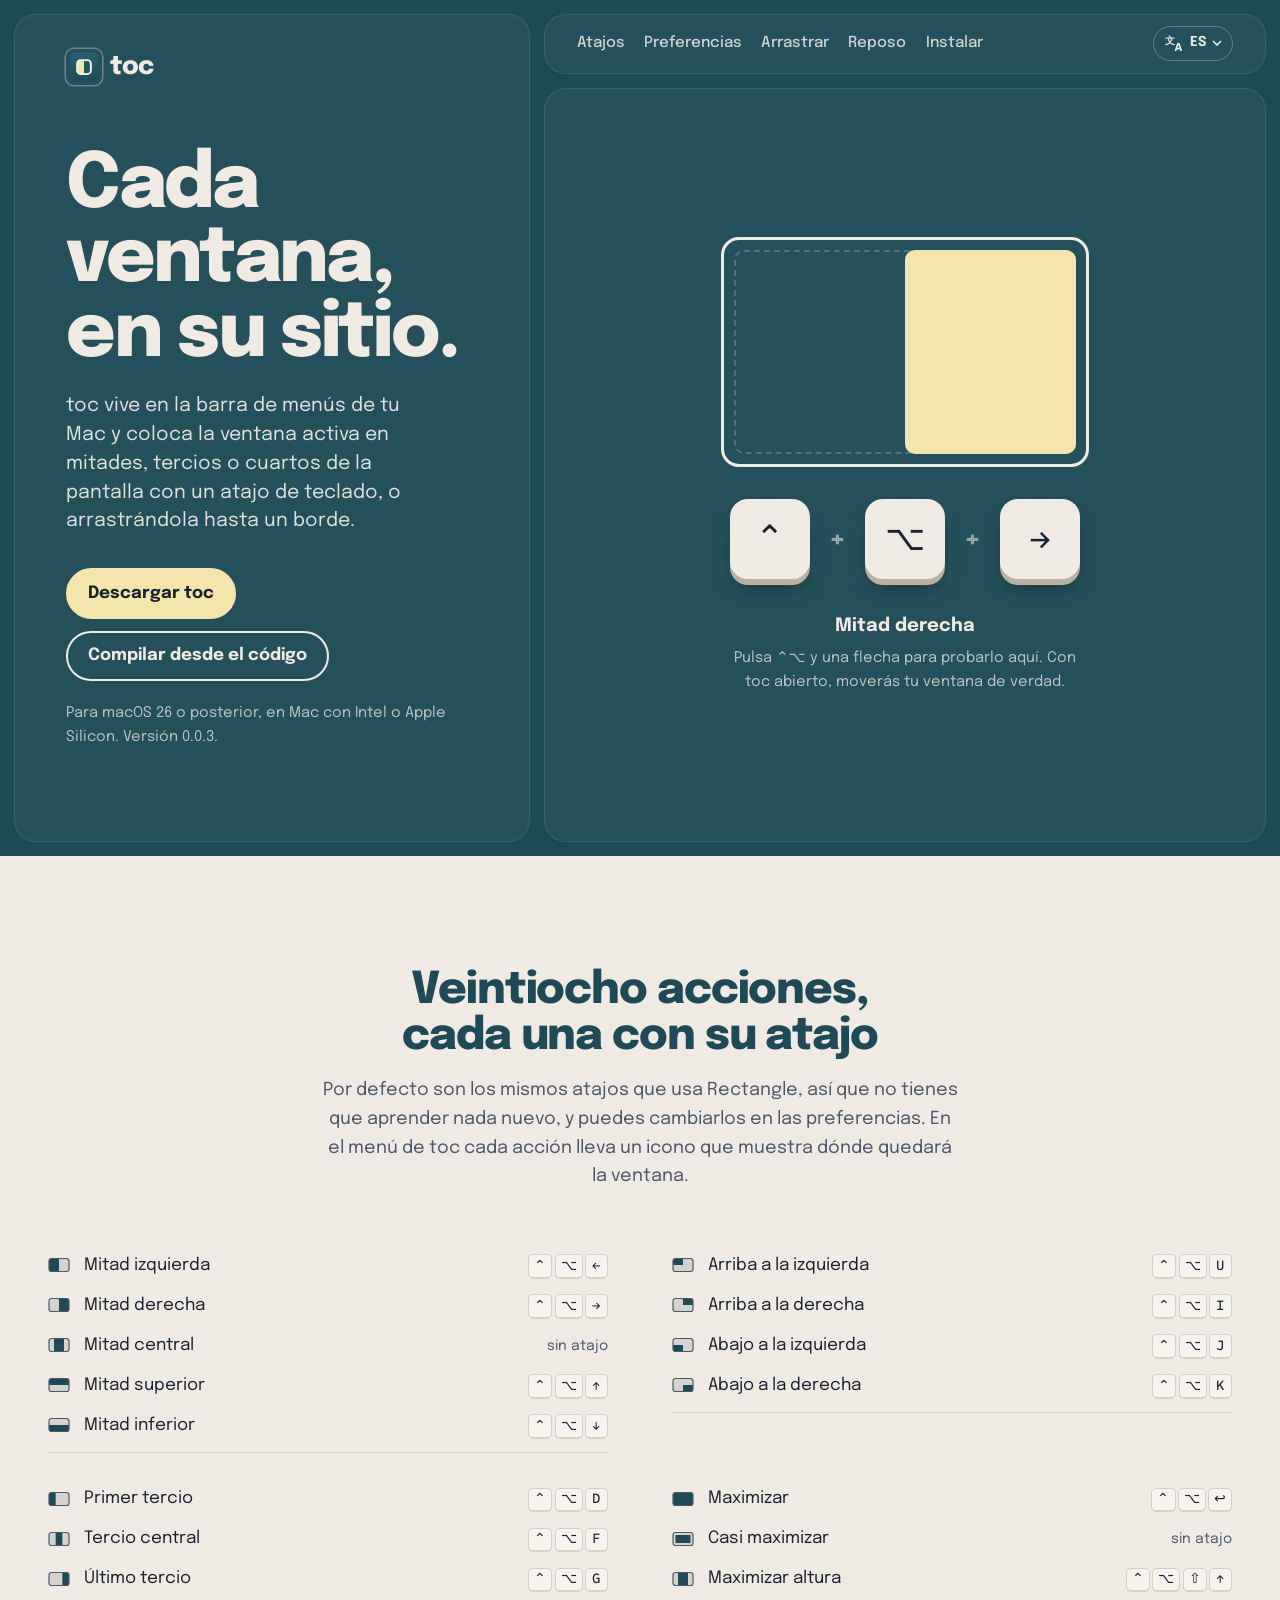
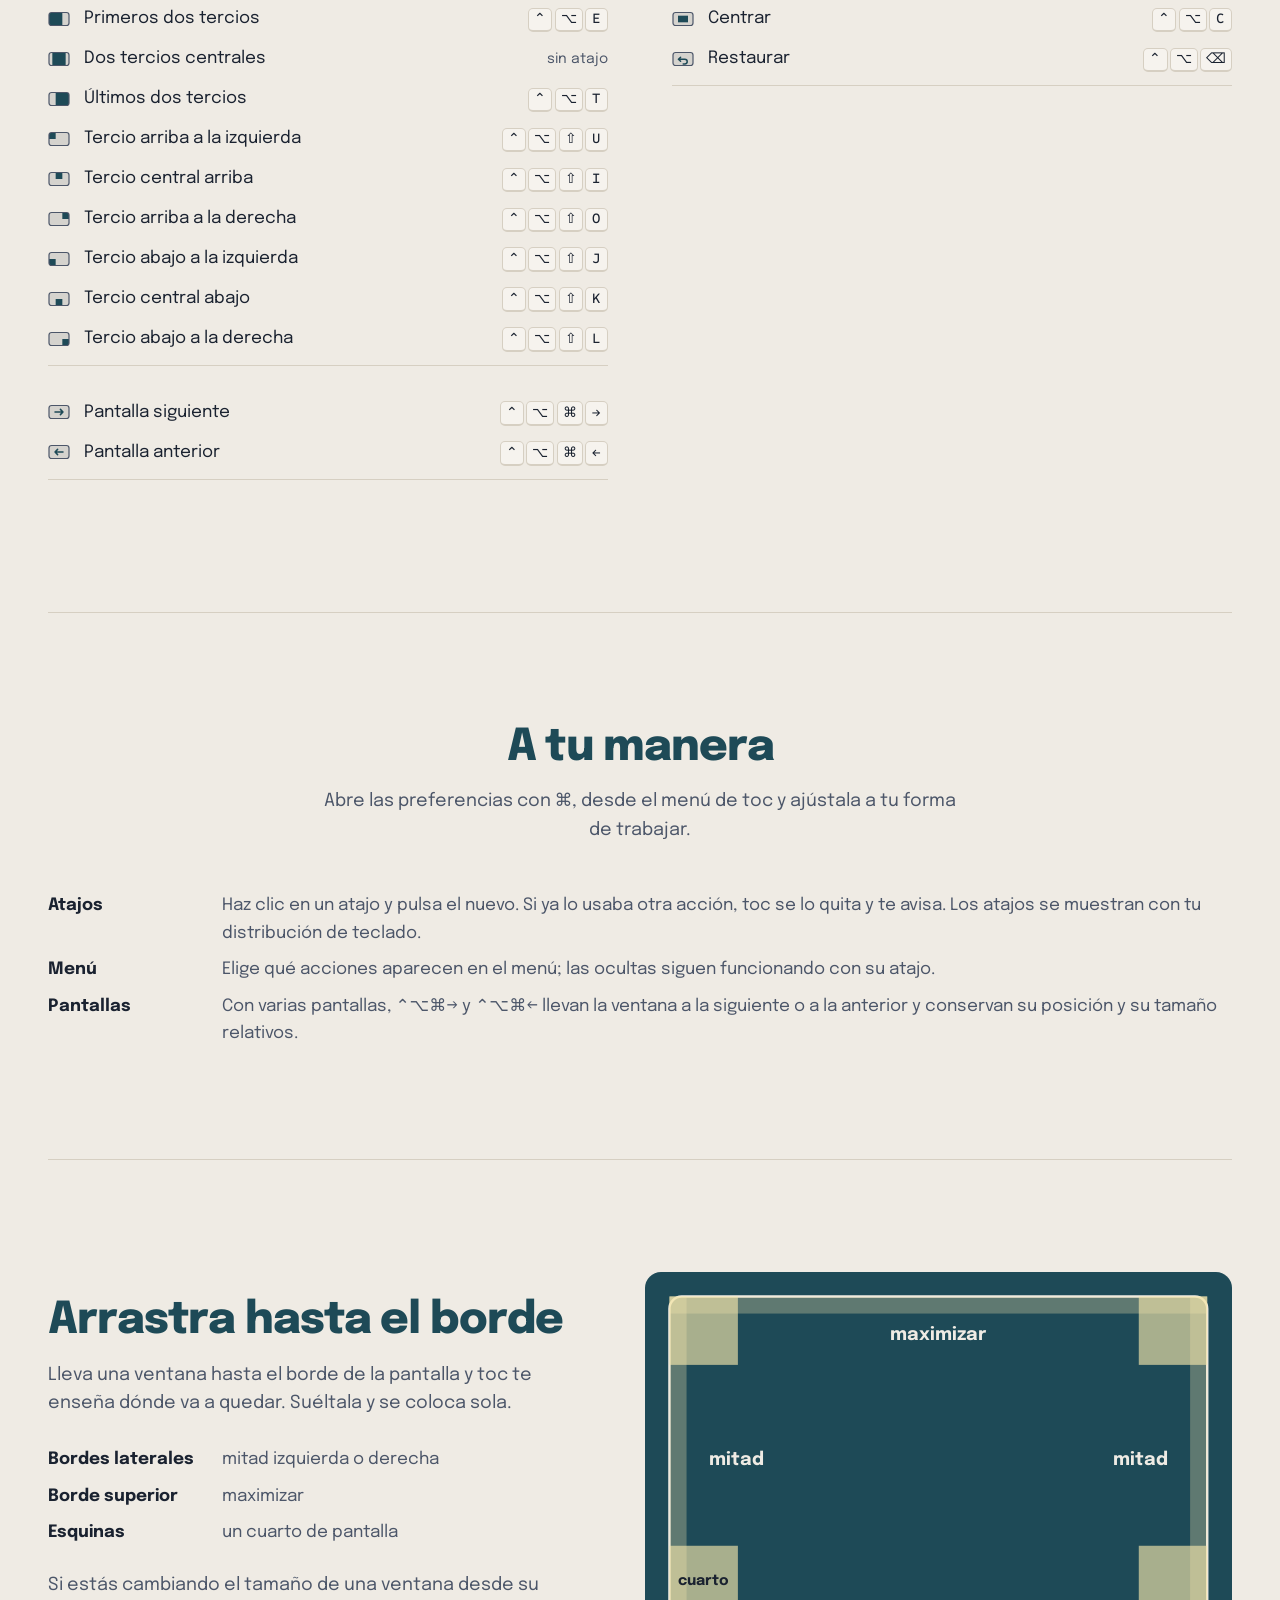
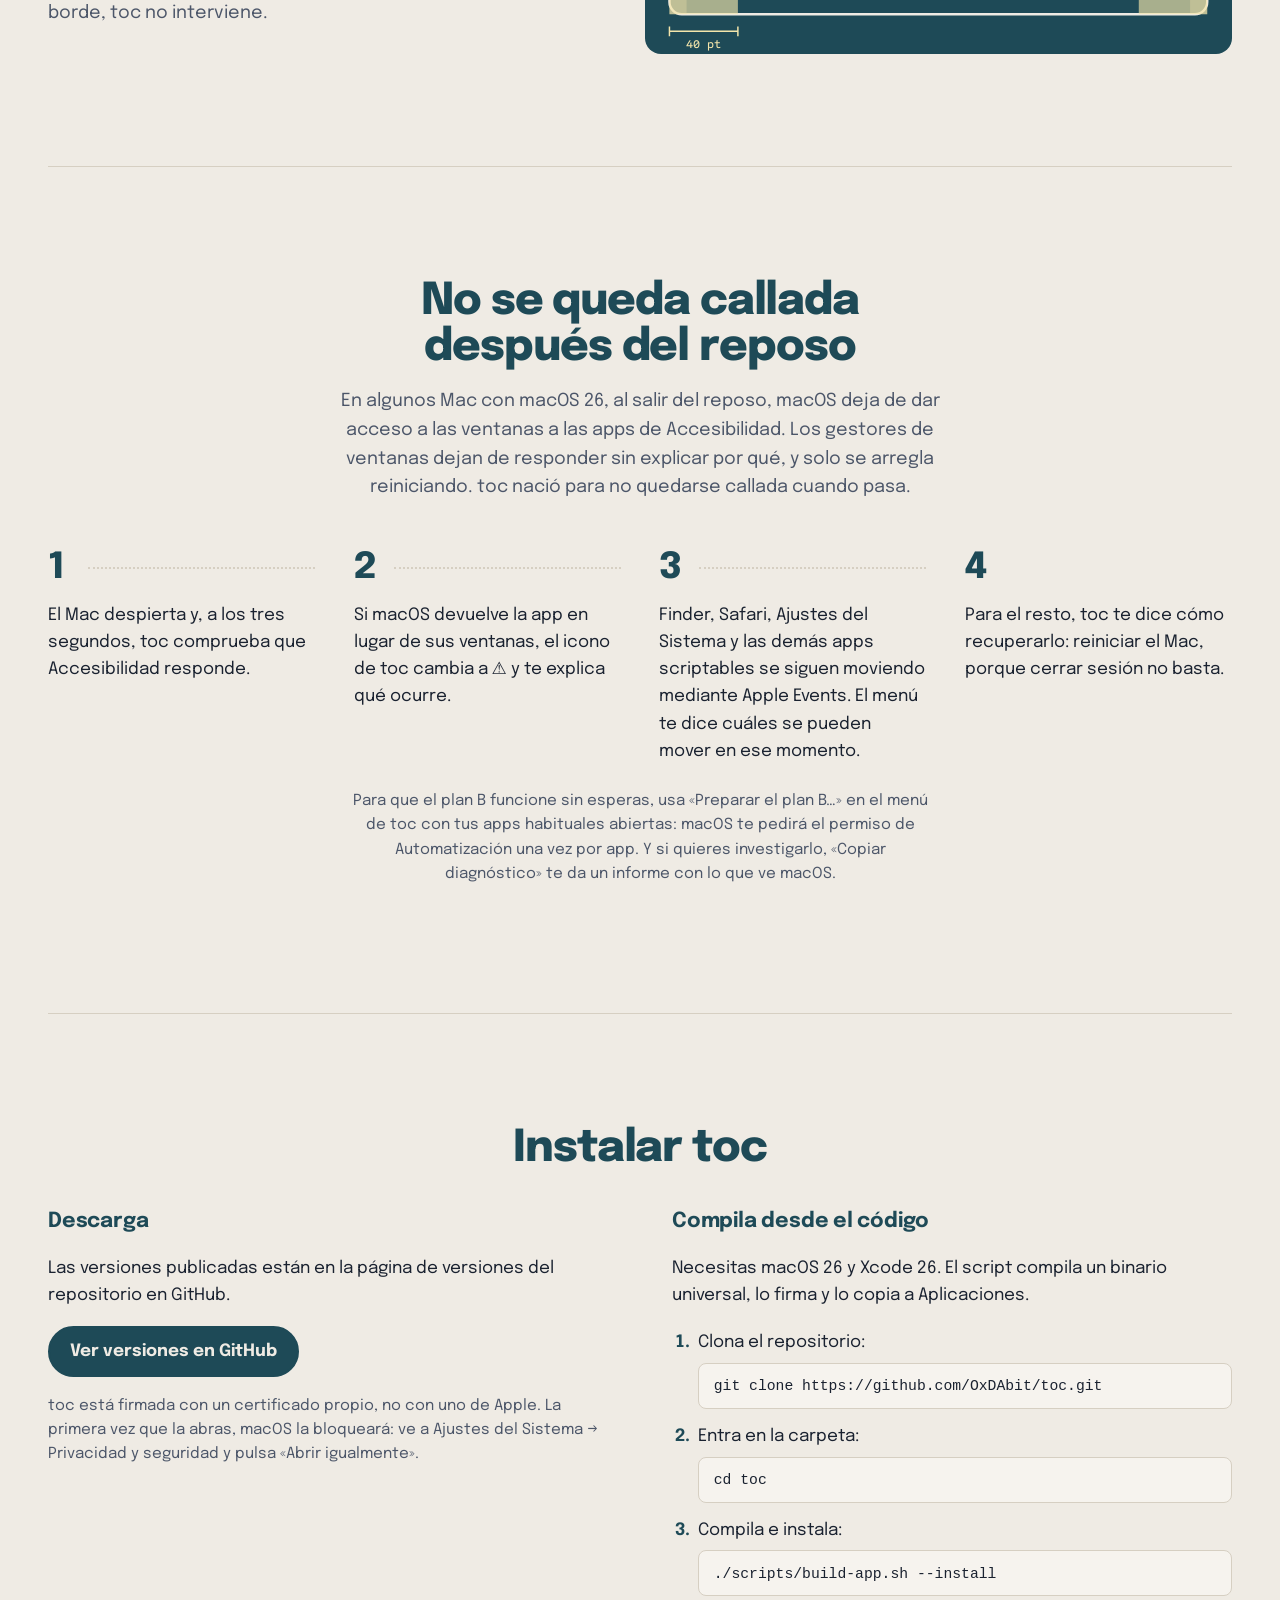
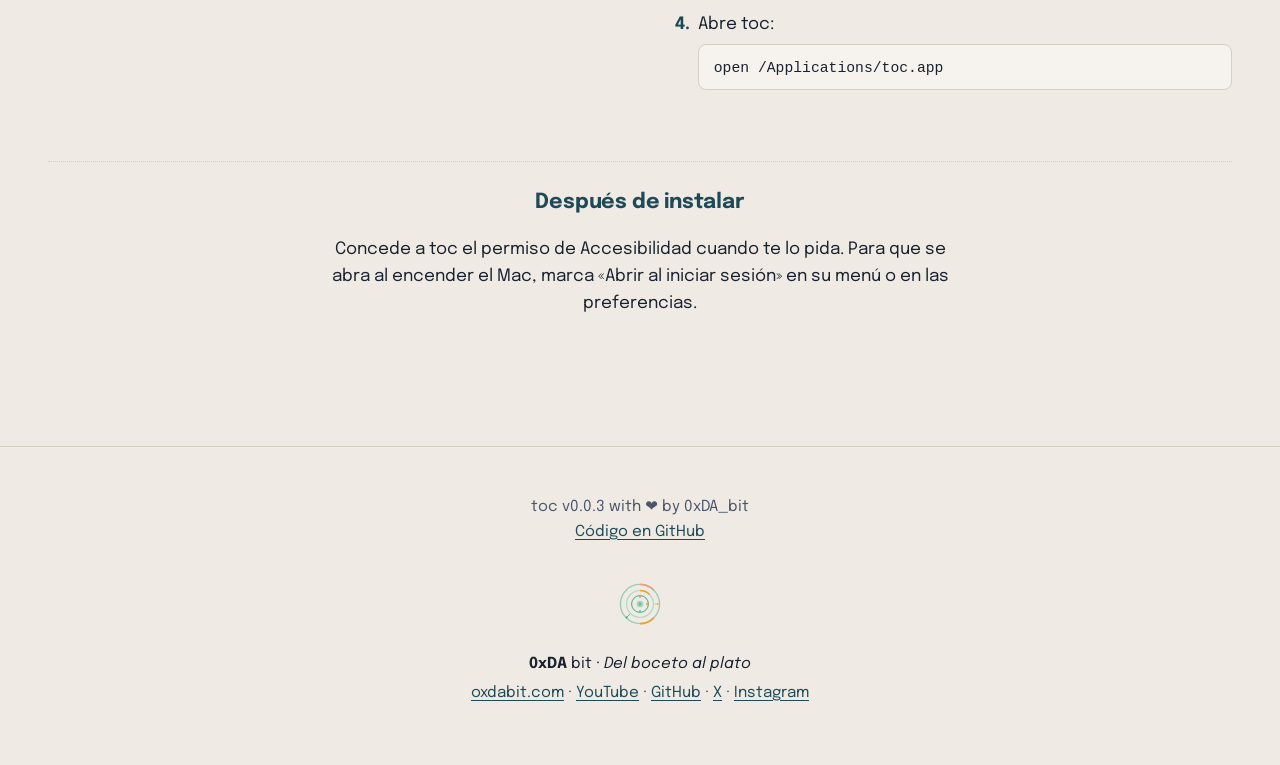
<file: index.html>
<!doctype html>
<!--
-------------------------------------------------------------------------------
Name:     index.html
Purpose:  Web de presentación de toc (castellano). Generada por
          tools/build.py: no se edita a mano.
Version:  v0.0.3
Author:   David Alvarez Medina aka 0xDA_bit
Created:  20/11/2026
-------------------------------------------------------------------------------
-->
<html lang="es">
<head>
<meta charset="utf-8">
<meta name="viewport" content="width=device-width, initial-scale=1">
<title>toc: coloca tus ventanas en macOS</title>
<meta name="description" content="toc es una app de la barra de menús para macOS que coloca la ventana activa en mitades, tercios o cuartos de la pantalla con un atajo o arrastrándola a un borde.">
<meta name="color-scheme" content="light dark">
<meta name="theme-color" content="#1e4a57">
<link rel="alternate" hreflang="es" href="https://oxdabit.github.io/toc/">
<link rel="alternate" hreflang="en" href="https://oxdabit.github.io/toc/en/">
<link rel="icon" href="assets/toc.svg" type="image/svg+xml">
<link rel="preconnect" href="https://fonts.googleapis.com">
<link rel="preconnect" href="https://fonts.gstatic.com" crossorigin>
<link rel="stylesheet" href="https://fonts.googleapis.com/css2?family=Epilogue:wght@400;500;700;800&family=Sometype+Mono:wght@500&display=swap">
<link rel="stylesheet" href="assets/style.css?v=2671727c">
<script defer src="assets/demo.js?v=91f83004"></script>
</head>
<body>
<a class="skip" href="#contenido">Saltar al contenido</a>

<header class="hero">
  <div class="hero-panels">
    <div class="panel panel-copy">
      <div class="copy-column">
        <a class="wordmark" href="./"><img src="assets/toc.svg" alt="" width="36" height="36">toc</a>
        <div class="hero-copy">
      <h1>Cada ventana, en su sitio.</h1>
      <p class="lede">toc vive en la barra de menús de tu Mac y coloca la ventana activa en mitades, tercios o cuartos de la pantalla con un atajo de teclado, o arrastrándola hasta un borde.</p>
      <p class="actions">
        <a class="button primary" href="https://github.com/OxDAbit/toc/releases">Descargar toc</a>
        <a class="button ghost" href="#compilar">Compilar desde el código</a>
      </p>
      <p class="requirements">Para macOS 26 o posterior, en Mac con Intel o Apple Silicon. Versión 0.0.3.</p>
    </div>
      </div>
    </div>

    <nav class="panel panel-nav" aria-label="toc">
      <ul class="nav-links">
        <li><a href="#atajos">Atajos</a></li>
        <li><a href="#preferencias">Preferencias</a></li>
        <li><a href="#arrastrar">Arrastrar</a></li>
        <li><a href="#reposo">Reposo</a></li>
        <li><a href="#instalar">Instalar</a></li>
      </ul>
      <details class="lang">
        <summary aria-label="Idioma">
          <svg class="lang-icon" viewBox="0 0 24 24" aria-hidden="true">
            <text x="1" y="13" font-size="12">文</text><text x="12.5" y="21.5" font-size="12" font-weight="700">A</text>
          </svg>
          <span>ES</span>
          <svg class="lang-caret" viewBox="0 0 10 6" aria-hidden="true"><path d="M1 1l4 4 4-4"/></svg>
        </summary>
        <ul class="lang-menu">
          <li><a href="./" hreflang="es" lang="es" aria-current="page">Español</a></li>
          <li><a href="en/" hreflang="en" lang="en">English</a></li>
        </ul>
      </details>
    </nav>

    <div class="panel panel-demo">
    <figure class="shortcut-demo" data-demo aria-label="Demostración de toc">
      <div class="sd-screen" aria-hidden="true">
        <div class="sd-ghost"></div>
        <div class="sd-zone"></div>
      </div>
      <div class="sd-keys" aria-hidden="true">
        <kbd class="sd-mod">⌃</kbd><span class="sd-plus">+</span><kbd class="sd-mod">⌥</kbd><span class="sd-plus">+</span><kbd class="sd-key">→</kbd>
      </div>
      <figcaption>
        <p class="sd-label" aria-live="polite">Mitad derecha</p>
        <p class="sd-hint">Pulsa ⌃⌥ y una flecha para probarlo aquí. Con toc abierto, moverás tu ventana de verdad.</p>
      </figcaption>
      <script type="application/json" class="demo-labels">{"leftHalf": "Mitad izquierda", "rightHalf": "Mitad derecha", "centerHalf": "Mitad central", "topHalf": "Mitad superior", "bottomHalf": "Mitad inferior", "topLeft": "Arriba a la izquierda", "topRight": "Arriba a la derecha", "bottomLeft": "Abajo a la izquierda", "bottomRight": "Abajo a la derecha", "firstThird": "Primer tercio", "centerThird": "Tercio central", "lastThird": "Último tercio", "firstTwoThirds": "Primeros dos tercios", "centerTwoThirds": "Dos tercios centrales", "lastTwoThirds": "Últimos dos tercios", "topLeftSixth": "Tercio arriba a la izquierda", "topCenterSixth": "Tercio central arriba", "topRightSixth": "Tercio arriba a la derecha", "bottomLeftSixth": "Tercio abajo a la izquierda", "bottomCenterSixth": "Tercio central abajo", "bottomRightSixth": "Tercio abajo a la derecha", "maximize": "Maximizar", "almostMaximize": "Casi maximizar", "maximizeHeight": "Maximizar altura", "center": "Centrar", "restore": "Restaurar", "nextDisplay": "Pantalla siguiente", "previousDisplay": "Pantalla anterior", "_ready": "Listo para probar", "_empty": "No hay ninguna posición anterior"}</script>
    </figure>
    </div>
  </div>
</header>

<main id="contenido">
  <section id="atajos" class="section">
    <div class="section-head">
      <h2>Veintiocho acciones, cada una con su atajo</h2>
      <p>Por defecto son los mismos atajos que usa Rectangle, así que no tienes que aprender nada nuevo, y puedes cambiarlos en las preferencias. En el menú de toc cada acción lleva un icono que muestra dónde quedará la ventana.</p>
    </div>
    <div class="menu"><ul class="menu-group"><li><svg class="icon" viewBox="0 0 22 16" aria-hidden="true"><defs><clipPath id="c1"><rect x="1.0" y="1.5" width="20.0" height="13.0" rx="2.5"/></clipPath></defs><g clip-path="url(#c1)"><rect class="i-bg" x="1.0" y="1.5" width="20.0" height="13.0"/><rect class="i-zone" x="1.00" y="1.50" width="10.00" height="13.00"/></g><rect class="i-frame" x="1.0" y="1.5" width="20.0" height="13.0" rx="2.5"/></svg><span class="name">Mitad izquierda</span><span class="combo"><kbd>⌃</kbd><kbd>⌥</kbd><kbd>←</kbd></span></li><li><svg class="icon" viewBox="0 0 22 16" aria-hidden="true"><defs><clipPath id="c2"><rect x="1.0" y="1.5" width="20.0" height="13.0" rx="2.5"/></clipPath></defs><g clip-path="url(#c2)"><rect class="i-bg" x="1.0" y="1.5" width="20.0" height="13.0"/><rect class="i-zone" x="11.00" y="1.50" width="10.00" height="13.00"/></g><rect class="i-frame" x="1.0" y="1.5" width="20.0" height="13.0" rx="2.5"/></svg><span class="name">Mitad derecha</span><span class="combo"><kbd>⌃</kbd><kbd>⌥</kbd><kbd>→</kbd></span></li><li><svg class="icon" viewBox="0 0 22 16" aria-hidden="true"><defs><clipPath id="c3"><rect x="1.0" y="1.5" width="20.0" height="13.0" rx="2.5"/></clipPath></defs><g clip-path="url(#c3)"><rect class="i-bg" x="1.0" y="1.5" width="20.0" height="13.0"/><rect class="i-zone" x="6.00" y="1.50" width="10.00" height="13.00"/></g><rect class="i-frame" x="1.0" y="1.5" width="20.0" height="13.0" rx="2.5"/></svg><span class="name">Mitad central</span><span class="combo"><span class="none">sin atajo</span></span></li><li><svg class="icon" viewBox="0 0 22 16" aria-hidden="true"><defs><clipPath id="c4"><rect x="1.0" y="1.5" width="20.0" height="13.0" rx="2.5"/></clipPath></defs><g clip-path="url(#c4)"><rect class="i-bg" x="1.0" y="1.5" width="20.0" height="13.0"/><rect class="i-zone" x="1.00" y="1.50" width="20.00" height="6.50"/></g><rect class="i-frame" x="1.0" y="1.5" width="20.0" height="13.0" rx="2.5"/></svg><span class="name">Mitad superior</span><span class="combo"><kbd>⌃</kbd><kbd>⌥</kbd><kbd>↑</kbd></span></li><li><svg class="icon" viewBox="0 0 22 16" aria-hidden="true"><defs><clipPath id="c5"><rect x="1.0" y="1.5" width="20.0" height="13.0" rx="2.5"/></clipPath></defs><g clip-path="url(#c5)"><rect class="i-bg" x="1.0" y="1.5" width="20.0" height="13.0"/><rect class="i-zone" x="1.00" y="8.00" width="20.00" height="6.50"/></g><rect class="i-frame" x="1.0" y="1.5" width="20.0" height="13.0" rx="2.5"/></svg><span class="name">Mitad inferior</span><span class="combo"><kbd>⌃</kbd><kbd>⌥</kbd><kbd>↓</kbd></span></li></ul>
<ul class="menu-group"><li><svg class="icon" viewBox="0 0 22 16" aria-hidden="true"><defs><clipPath id="c6"><rect x="1.0" y="1.5" width="20.0" height="13.0" rx="2.5"/></clipPath></defs><g clip-path="url(#c6)"><rect class="i-bg" x="1.0" y="1.5" width="20.0" height="13.0"/><rect class="i-zone" x="1.00" y="1.50" width="10.00" height="6.50"/></g><rect class="i-frame" x="1.0" y="1.5" width="20.0" height="13.0" rx="2.5"/></svg><span class="name">Arriba a la izquierda</span><span class="combo"><kbd>⌃</kbd><kbd>⌥</kbd><kbd>U</kbd></span></li><li><svg class="icon" viewBox="0 0 22 16" aria-hidden="true"><defs><clipPath id="c7"><rect x="1.0" y="1.5" width="20.0" height="13.0" rx="2.5"/></clipPath></defs><g clip-path="url(#c7)"><rect class="i-bg" x="1.0" y="1.5" width="20.0" height="13.0"/><rect class="i-zone" x="11.00" y="1.50" width="10.00" height="6.50"/></g><rect class="i-frame" x="1.0" y="1.5" width="20.0" height="13.0" rx="2.5"/></svg><span class="name">Arriba a la derecha</span><span class="combo"><kbd>⌃</kbd><kbd>⌥</kbd><kbd>I</kbd></span></li><li><svg class="icon" viewBox="0 0 22 16" aria-hidden="true"><defs><clipPath id="c8"><rect x="1.0" y="1.5" width="20.0" height="13.0" rx="2.5"/></clipPath></defs><g clip-path="url(#c8)"><rect class="i-bg" x="1.0" y="1.5" width="20.0" height="13.0"/><rect class="i-zone" x="1.00" y="8.00" width="10.00" height="6.50"/></g><rect class="i-frame" x="1.0" y="1.5" width="20.0" height="13.0" rx="2.5"/></svg><span class="name">Abajo a la izquierda</span><span class="combo"><kbd>⌃</kbd><kbd>⌥</kbd><kbd>J</kbd></span></li><li><svg class="icon" viewBox="0 0 22 16" aria-hidden="true"><defs><clipPath id="c9"><rect x="1.0" y="1.5" width="20.0" height="13.0" rx="2.5"/></clipPath></defs><g clip-path="url(#c9)"><rect class="i-bg" x="1.0" y="1.5" width="20.0" height="13.0"/><rect class="i-zone" x="11.00" y="8.00" width="10.00" height="6.50"/></g><rect class="i-frame" x="1.0" y="1.5" width="20.0" height="13.0" rx="2.5"/></svg><span class="name">Abajo a la derecha</span><span class="combo"><kbd>⌃</kbd><kbd>⌥</kbd><kbd>K</kbd></span></li></ul>
<ul class="menu-group"><li><svg class="icon" viewBox="0 0 22 16" aria-hidden="true"><defs><clipPath id="c10"><rect x="1.0" y="1.5" width="20.0" height="13.0" rx="2.5"/></clipPath></defs><g clip-path="url(#c10)"><rect class="i-bg" x="1.0" y="1.5" width="20.0" height="13.0"/><rect class="i-zone" x="1.00" y="1.50" width="6.67" height="13.00"/></g><rect class="i-frame" x="1.0" y="1.5" width="20.0" height="13.0" rx="2.5"/></svg><span class="name">Primer tercio</span><span class="combo"><kbd>⌃</kbd><kbd>⌥</kbd><kbd>D</kbd></span></li><li><svg class="icon" viewBox="0 0 22 16" aria-hidden="true"><defs><clipPath id="c11"><rect x="1.0" y="1.5" width="20.0" height="13.0" rx="2.5"/></clipPath></defs><g clip-path="url(#c11)"><rect class="i-bg" x="1.0" y="1.5" width="20.0" height="13.0"/><rect class="i-zone" x="7.67" y="1.50" width="6.67" height="13.00"/></g><rect class="i-frame" x="1.0" y="1.5" width="20.0" height="13.0" rx="2.5"/></svg><span class="name">Tercio central</span><span class="combo"><kbd>⌃</kbd><kbd>⌥</kbd><kbd>F</kbd></span></li><li><svg class="icon" viewBox="0 0 22 16" aria-hidden="true"><defs><clipPath id="c12"><rect x="1.0" y="1.5" width="20.0" height="13.0" rx="2.5"/></clipPath></defs><g clip-path="url(#c12)"><rect class="i-bg" x="1.0" y="1.5" width="20.0" height="13.0"/><rect class="i-zone" x="14.33" y="1.50" width="6.67" height="13.00"/></g><rect class="i-frame" x="1.0" y="1.5" width="20.0" height="13.0" rx="2.5"/></svg><span class="name">Último tercio</span><span class="combo"><kbd>⌃</kbd><kbd>⌥</kbd><kbd>G</kbd></span></li><li><svg class="icon" viewBox="0 0 22 16" aria-hidden="true"><defs><clipPath id="c13"><rect x="1.0" y="1.5" width="20.0" height="13.0" rx="2.5"/></clipPath></defs><g clip-path="url(#c13)"><rect class="i-bg" x="1.0" y="1.5" width="20.0" height="13.0"/><rect class="i-zone" x="1.00" y="1.50" width="13.33" height="13.00"/></g><rect class="i-frame" x="1.0" y="1.5" width="20.0" height="13.0" rx="2.5"/></svg><span class="name">Primeros dos tercios</span><span class="combo"><kbd>⌃</kbd><kbd>⌥</kbd><kbd>E</kbd></span></li><li><svg class="icon" viewBox="0 0 22 16" aria-hidden="true"><defs><clipPath id="c14"><rect x="1.0" y="1.5" width="20.0" height="13.0" rx="2.5"/></clipPath></defs><g clip-path="url(#c14)"><rect class="i-bg" x="1.0" y="1.5" width="20.0" height="13.0"/><rect class="i-zone" x="4.33" y="1.50" width="13.33" height="13.00"/></g><rect class="i-frame" x="1.0" y="1.5" width="20.0" height="13.0" rx="2.5"/></svg><span class="name">Dos tercios centrales</span><span class="combo"><span class="none">sin atajo</span></span></li><li><svg class="icon" viewBox="0 0 22 16" aria-hidden="true"><defs><clipPath id="c15"><rect x="1.0" y="1.5" width="20.0" height="13.0" rx="2.5"/></clipPath></defs><g clip-path="url(#c15)"><rect class="i-bg" x="1.0" y="1.5" width="20.0" height="13.0"/><rect class="i-zone" x="7.67" y="1.50" width="13.33" height="13.00"/></g><rect class="i-frame" x="1.0" y="1.5" width="20.0" height="13.0" rx="2.5"/></svg><span class="name">Últimos dos tercios</span><span class="combo"><kbd>⌃</kbd><kbd>⌥</kbd><kbd>T</kbd></span></li><li><svg class="icon" viewBox="0 0 22 16" aria-hidden="true"><defs><clipPath id="c16"><rect x="1.0" y="1.5" width="20.0" height="13.0" rx="2.5"/></clipPath></defs><g clip-path="url(#c16)"><rect class="i-bg" x="1.0" y="1.5" width="20.0" height="13.0"/><rect class="i-zone" x="1.00" y="1.50" width="6.67" height="6.50"/></g><rect class="i-frame" x="1.0" y="1.5" width="20.0" height="13.0" rx="2.5"/></svg><span class="name">Tercio arriba a la izquierda</span><span class="combo"><kbd>⌃</kbd><kbd>⌥</kbd><kbd>⇧</kbd><kbd>U</kbd></span></li><li><svg class="icon" viewBox="0 0 22 16" aria-hidden="true"><defs><clipPath id="c17"><rect x="1.0" y="1.5" width="20.0" height="13.0" rx="2.5"/></clipPath></defs><g clip-path="url(#c17)"><rect class="i-bg" x="1.0" y="1.5" width="20.0" height="13.0"/><rect class="i-zone" x="7.67" y="1.50" width="6.67" height="6.50"/></g><rect class="i-frame" x="1.0" y="1.5" width="20.0" height="13.0" rx="2.5"/></svg><span class="name">Tercio central arriba</span><span class="combo"><kbd>⌃</kbd><kbd>⌥</kbd><kbd>⇧</kbd><kbd>I</kbd></span></li><li><svg class="icon" viewBox="0 0 22 16" aria-hidden="true"><defs><clipPath id="c18"><rect x="1.0" y="1.5" width="20.0" height="13.0" rx="2.5"/></clipPath></defs><g clip-path="url(#c18)"><rect class="i-bg" x="1.0" y="1.5" width="20.0" height="13.0"/><rect class="i-zone" x="14.33" y="1.50" width="6.67" height="6.50"/></g><rect class="i-frame" x="1.0" y="1.5" width="20.0" height="13.0" rx="2.5"/></svg><span class="name">Tercio arriba a la derecha</span><span class="combo"><kbd>⌃</kbd><kbd>⌥</kbd><kbd>⇧</kbd><kbd>O</kbd></span></li><li><svg class="icon" viewBox="0 0 22 16" aria-hidden="true"><defs><clipPath id="c19"><rect x="1.0" y="1.5" width="20.0" height="13.0" rx="2.5"/></clipPath></defs><g clip-path="url(#c19)"><rect class="i-bg" x="1.0" y="1.5" width="20.0" height="13.0"/><rect class="i-zone" x="1.00" y="8.00" width="6.67" height="6.50"/></g><rect class="i-frame" x="1.0" y="1.5" width="20.0" height="13.0" rx="2.5"/></svg><span class="name">Tercio abajo a la izquierda</span><span class="combo"><kbd>⌃</kbd><kbd>⌥</kbd><kbd>⇧</kbd><kbd>J</kbd></span></li><li><svg class="icon" viewBox="0 0 22 16" aria-hidden="true"><defs><clipPath id="c20"><rect x="1.0" y="1.5" width="20.0" height="13.0" rx="2.5"/></clipPath></defs><g clip-path="url(#c20)"><rect class="i-bg" x="1.0" y="1.5" width="20.0" height="13.0"/><rect class="i-zone" x="7.67" y="8.00" width="6.67" height="6.50"/></g><rect class="i-frame" x="1.0" y="1.5" width="20.0" height="13.0" rx="2.5"/></svg><span class="name">Tercio central abajo</span><span class="combo"><kbd>⌃</kbd><kbd>⌥</kbd><kbd>⇧</kbd><kbd>K</kbd></span></li><li><svg class="icon" viewBox="0 0 22 16" aria-hidden="true"><defs><clipPath id="c21"><rect x="1.0" y="1.5" width="20.0" height="13.0" rx="2.5"/></clipPath></defs><g clip-path="url(#c21)"><rect class="i-bg" x="1.0" y="1.5" width="20.0" height="13.0"/><rect class="i-zone" x="14.33" y="8.00" width="6.67" height="6.50"/></g><rect class="i-frame" x="1.0" y="1.5" width="20.0" height="13.0" rx="2.5"/></svg><span class="name">Tercio abajo a la derecha</span><span class="combo"><kbd>⌃</kbd><kbd>⌥</kbd><kbd>⇧</kbd><kbd>L</kbd></span></li></ul>
<ul class="menu-group"><li><svg class="icon" viewBox="0 0 22 16" aria-hidden="true"><defs><clipPath id="c22"><rect x="1.0" y="1.5" width="20.0" height="13.0" rx="2.5"/></clipPath></defs><g clip-path="url(#c22)"><rect class="i-bg" x="1.0" y="1.5" width="20.0" height="13.0"/><rect class="i-zone" x="1.00" y="1.50" width="20.00" height="13.00"/></g><rect class="i-frame" x="1.0" y="1.5" width="20.0" height="13.0" rx="2.5"/></svg><span class="name">Maximizar</span><span class="combo"><kbd>⌃</kbd><kbd>⌥</kbd><kbd>↩</kbd></span></li><li><svg class="icon" viewBox="0 0 22 16" aria-hidden="true"><defs><clipPath id="c23"><rect x="1.0" y="1.5" width="20.0" height="13.0" rx="2.5"/></clipPath></defs><g clip-path="url(#c23)"><rect class="i-bg" x="1.0" y="1.5" width="20.0" height="13.0"/><rect class="i-zone" x="3.50" y="4.00" width="15.00" height="8.00"/></g><rect class="i-frame" x="1.0" y="1.5" width="20.0" height="13.0" rx="2.5"/></svg><span class="name">Casi maximizar</span><span class="combo"><span class="none">sin atajo</span></span></li><li><svg class="icon" viewBox="0 0 22 16" aria-hidden="true"><defs><clipPath id="c24"><rect x="1.0" y="1.5" width="20.0" height="13.0" rx="2.5"/></clipPath></defs><g clip-path="url(#c24)"><rect class="i-bg" x="1.0" y="1.5" width="20.0" height="13.0"/><rect class="i-zone" x="6.00" y="1.50" width="10.00" height="13.00"/></g><rect class="i-frame" x="1.0" y="1.5" width="20.0" height="13.0" rx="2.5"/></svg><span class="name">Maximizar altura</span><span class="combo"><kbd>⌃</kbd><kbd>⌥</kbd><kbd>⇧</kbd><kbd>↑</kbd></span></li><li><svg class="icon" viewBox="0 0 22 16" aria-hidden="true"><defs><clipPath id="c25"><rect x="1.0" y="1.5" width="20.0" height="13.0" rx="2.5"/></clipPath></defs><g clip-path="url(#c25)"><rect class="i-bg" x="1.0" y="1.5" width="20.0" height="13.0"/><rect class="i-zone" x="6.00" y="4.68" width="10.00" height="6.64"/></g><rect class="i-frame" x="1.0" y="1.5" width="20.0" height="13.0" rx="2.5"/></svg><span class="name">Centrar</span><span class="combo"><kbd>⌃</kbd><kbd>⌥</kbd><kbd>C</kbd></span></li><li><svg class="icon" viewBox="0 0 22 16" aria-hidden="true"><defs><clipPath id="c26"><rect x="1.0" y="1.5" width="20.0" height="13.0" rx="2.5"/></clipPath></defs><g clip-path="url(#c26)"><rect class="i-bg" x="1.0" y="1.5" width="20.0" height="13.0"/></g><path class="i-arrow" d="M8.6 6.2 6.4 8.2l2.2 2M6.6 8.2h6.2a2.4 2.4 0 0 1 0 4.8h-1.6"/><rect class="i-frame" x="1.0" y="1.5" width="20.0" height="13.0" rx="2.5"/></svg><span class="name">Restaurar</span><span class="combo"><kbd>⌃</kbd><kbd>⌥</kbd><kbd>⌫</kbd></span></li></ul>
<ul class="menu-group"><li><svg class="icon" viewBox="0 0 22 16" aria-hidden="true"><defs><clipPath id="c27"><rect x="1.0" y="1.5" width="20.0" height="13.0" rx="2.5"/></clipPath></defs><g clip-path="url(#c27)"><rect class="i-bg" x="1.0" y="1.5" width="20.0" height="13.0"/></g><path class="i-arrow" d="M7 8h8M12.4 5.4 15 8l-2.6 2.6"/><rect class="i-frame" x="1.0" y="1.5" width="20.0" height="13.0" rx="2.5"/></svg><span class="name">Pantalla siguiente</span><span class="combo"><kbd>⌃</kbd><kbd>⌥</kbd><kbd>⌘</kbd><kbd>→</kbd></span></li><li><svg class="icon" viewBox="0 0 22 16" aria-hidden="true"><defs><clipPath id="c28"><rect x="1.0" y="1.5" width="20.0" height="13.0" rx="2.5"/></clipPath></defs><g clip-path="url(#c28)"><rect class="i-bg" x="1.0" y="1.5" width="20.0" height="13.0"/></g><path class="i-arrow" d="M15 8H7M9.6 5.4 7 8l2.6 2.6"/><rect class="i-frame" x="1.0" y="1.5" width="20.0" height="13.0" rx="2.5"/></svg><span class="name">Pantalla anterior</span><span class="combo"><kbd>⌃</kbd><kbd>⌥</kbd><kbd>⌘</kbd><kbd>←</kbd></span></li></ul></div>
  </section>

  <section id="preferencias" class="section">
    <div class="section-head">
      <h2>A tu manera</h2>
      <p>Abre las preferencias con ⌘, desde el menú de toc y ajústala a tu forma de trabajar.</p>
    </div>
    <dl class="zones"><div><dt>Atajos</dt><dd>Haz clic en un atajo y pulsa el nuevo. Si ya lo usaba otra acción, toc se lo quita y te avisa. Los atajos se muestran con tu distribución de teclado.</dd></div><div><dt>Menú</dt><dd>Elige qué acciones aparecen en el menú; las ocultas siguen funcionando con su atajo.</dd></div><div><dt>Pantallas</dt><dd>Con varias pantallas, ⌃⌥⌘→ y ⌃⌥⌘← llevan la ventana a la siguiente o a la anterior y conservan su posición y su tamaño relativos.</dd></div></dl>
  </section>

  <section id="arrastrar" class="section split">
    <div class="section-head">
      <h2>Arrastra hasta el borde</h2>
      <p>Lleva una ventana hasta el borde de la pantalla y toc te enseña dónde va a quedar. Suéltala y se coloca sola.</p>
      <dl class="zones">
        <div><dt>Bordes laterales</dt><dd>mitad izquierda o derecha</dd></div>
        <div><dt>Borde superior</dt><dd>maximizar</dd></div>
        <div><dt>Esquinas</dt><dd>un cuarto de pantalla</dd></div>
      </dl>
      <p class="note">Si estás cambiando el tamaño de una ventana desde su borde, toc no interviene.</p>
    </div>
    <svg class="blueprint" viewBox="0 0 480 312" role="img" aria-labelledby="bp-title">
  <title id="bp-title">Arrastra hasta el borde</title>
  <rect class="bp-screen" x="20" y="20" width="440" height="260" rx="10"/>
  <rect class="bp-band" x="20" y="20" width="440" height="14"/>
  <rect class="bp-band" x="20" y="20" width="14" height="260"/>
  <rect class="bp-band" x="446" y="20" width="14" height="260"/>
  <rect class="bp-corner" x="20" y="20" width="56" height="56"/>
  <rect class="bp-corner" x="404" y="20" width="56" height="56"/>
  <rect class="bp-corner" x="20" y="224" width="56" height="56"/>
  <rect class="bp-corner" x="404" y="224" width="56" height="56"/>
  <text class="bp-label" x="240" y="56" text-anchor="middle">maximizar</text>
  <text class="bp-label" x="52" y="158" text-anchor="start">mitad</text>
  <text class="bp-label" x="428" y="158" text-anchor="end">mitad</text>
  <text class="bp-label bp-small" x="48" y="256" text-anchor="middle">cuarto</text>
  <path class="bp-dim" d="M20 294h56M20 290v8M76 290v8"/>
  <text class="bp-dim-text" x="48" y="308" text-anchor="middle">40 pt</text>
</svg>
  </section>

  <section id="reposo" class="section sleep">
    <div class="section-head">
      <h2>No se queda callada después del reposo</h2>
      <p>En algunos Mac con macOS 26, al salir del reposo, macOS deja de dar acceso a las ventanas a las apps de Accesibilidad. Los gestores de ventanas dejan de responder sin explicar por qué, y solo se arregla reiniciando. toc nació para no quedarse callada cuando pasa.</p>
    </div>
    <ol class="steps"><li>El Mac despierta y, a los tres segundos, toc comprueba que Accesibilidad responde.</li><li>Si macOS devuelve la app en lugar de sus ventanas, el icono de toc cambia a ⚠︎ y te explica qué ocurre.</li><li>Finder, Safari, Ajustes del Sistema y las demás apps scriptables se siguen moviendo mediante Apple Events. El menú te dice cuáles se pueden mover en ese momento.</li><li>Para el resto, toc te dice cómo recuperarlo: reiniciar el Mac, porque cerrar sesión no basta.</li></ol>
    <p class="note">Para que el plan B funcione sin esperas, usa «Preparar el plan B…» en el menú de toc con tus apps habituales abiertas: macOS te pedirá el permiso de Automatización una vez por app. Y si quieres investigarlo, «Copiar diagnóstico» te da un informe con lo que ve macOS.</p>
  </section>

  <section id="instalar" class="section">
    <h2>Instalar toc</h2>
    <div class="install">
      <div>
        <h3>Descarga</h3>
        <p>Las versiones publicadas están en la página de versiones del repositorio en GitHub.</p>
        <p><a class="button primary" href="https://github.com/OxDAbit/toc/releases">Ver versiones en GitHub</a></p>
        <p class="note">toc está firmada con un certificado propio, no con uno de Apple. La primera vez que la abras, macOS la bloqueará: ve a Ajustes del Sistema → Privacidad y seguridad y pulsa «Abrir igualmente».</p>
      </div>
      <div id="compilar">
        <h3>Compila desde el código</h3>
        <p>Necesitas macOS 26 y Xcode 26. El script compila un binario universal, lo firma y lo copia a Aplicaciones.</p>
        <ol class="commands"><li>Clona el repositorio:<pre><code>git clone https://github.com/OxDAbit/toc.git</code></pre></li><li>Entra en la carpeta:<pre><code>cd toc</code></pre></li><li>Compila e instala:<pre><code>./scripts/build-app.sh --install</code></pre></li><li>Abre toc:<pre><code>open /Applications/toc.app</code></pre></li></ol>
      </div>
    </div>
    <div class="after">
      <h3>Después de instalar</h3>
      <p>Concede a toc el permiso de Accesibilidad cuando te lo pida. Para que se abra al encender el Mac, marca «Abrir al iniciar sesión» en su menú o en las preferencias.</p>
    </div>
  </section>
</main>

<footer class="footer">
  <p class="meta">toc v0.0.3 with ❤️ by 0xDA_bit<br><a href="https://github.com/OxDAbit/toc">Código en GitHub</a></p>
  <a class="brand-mark" href="https://oxdabit.com"><img src="assets/oxdabit.svg" alt="Isotipo de 0xDA bit" width="56" height="56"></a>
  <p class="brand"><b>0xDA</b> bit · <i>Del boceto al plato</i></p>
  <p class="links"><a href="https://oxdabit.com">oxdabit.com</a> · <a href="https://www.youtube.com/@0xDAbitLabs">YouTube</a> · <a href="https://github.com/OxDAbit">GitHub</a> · <a href="https://x.com/0xDA_bit">X</a> · <a href="https://www.instagram.com/oxdabitlabs/">Instagram</a></p>
</footer>
</body>
</html>
</file>
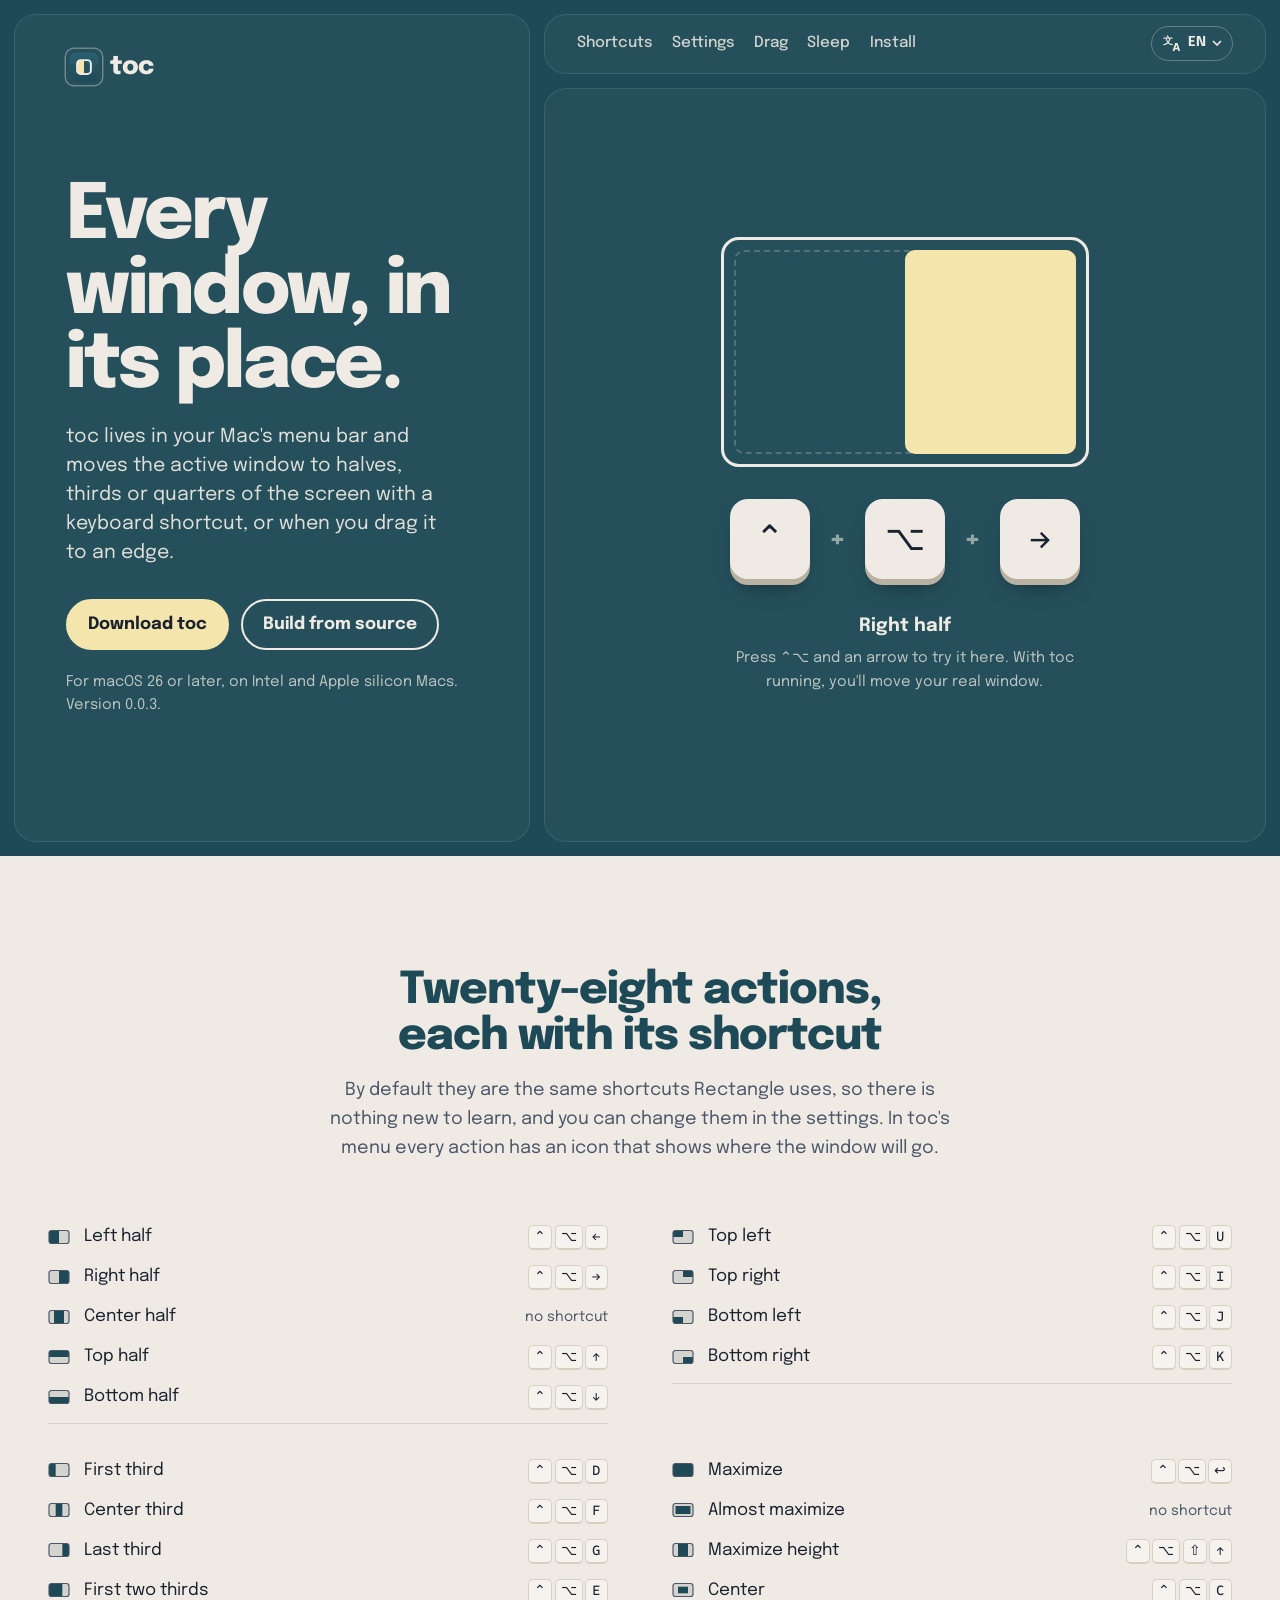
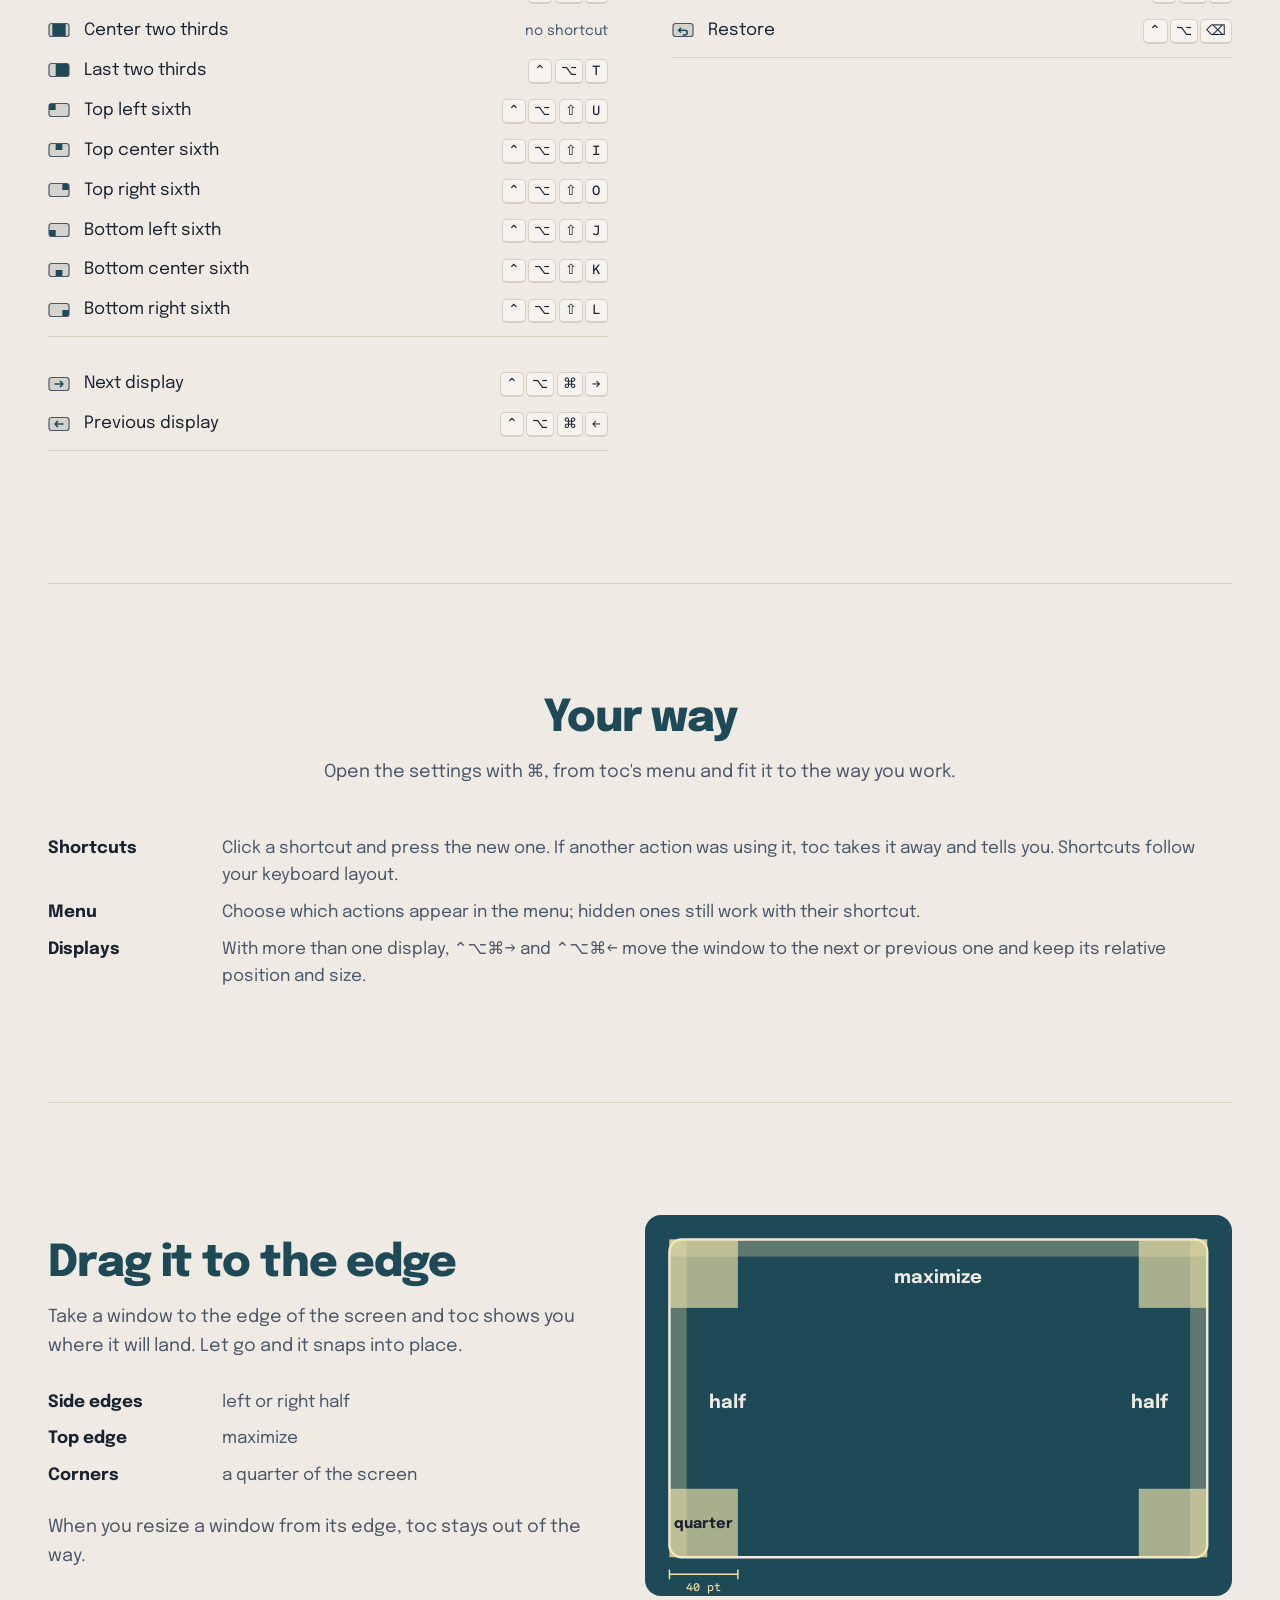
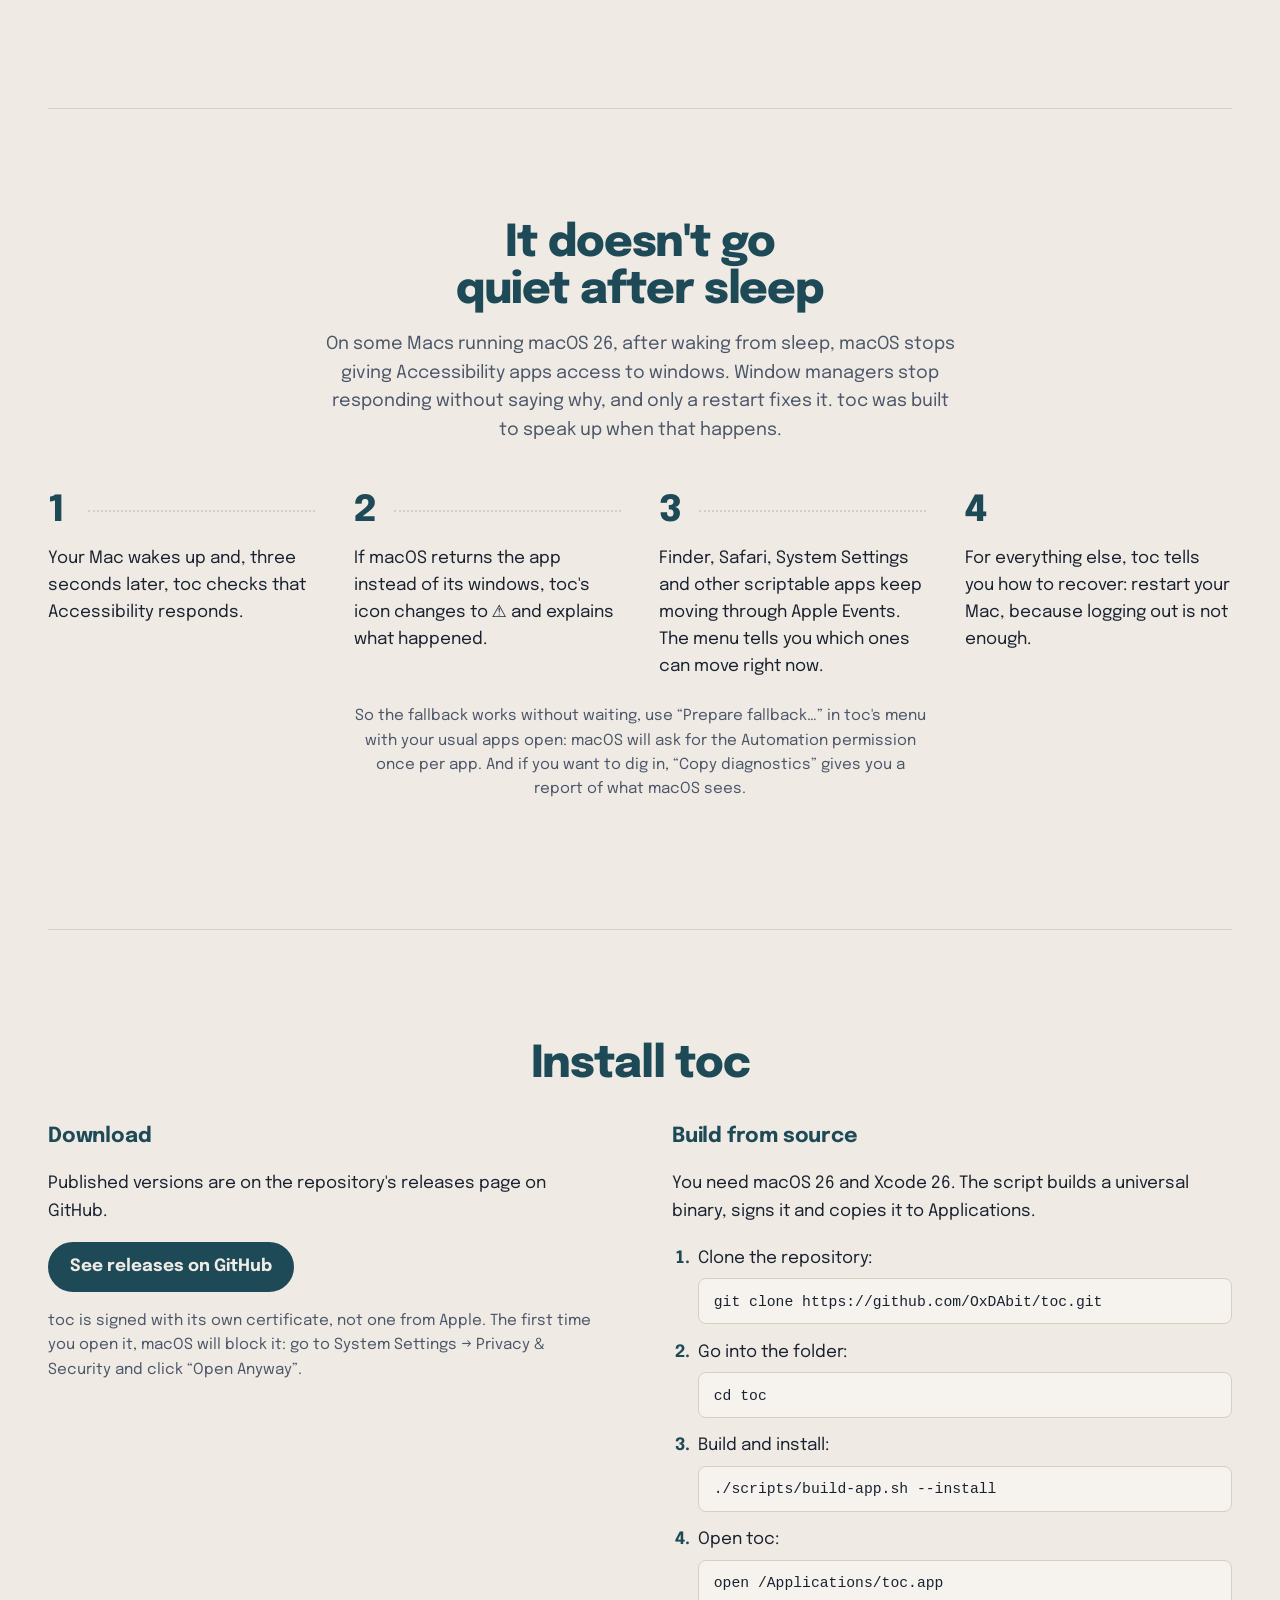
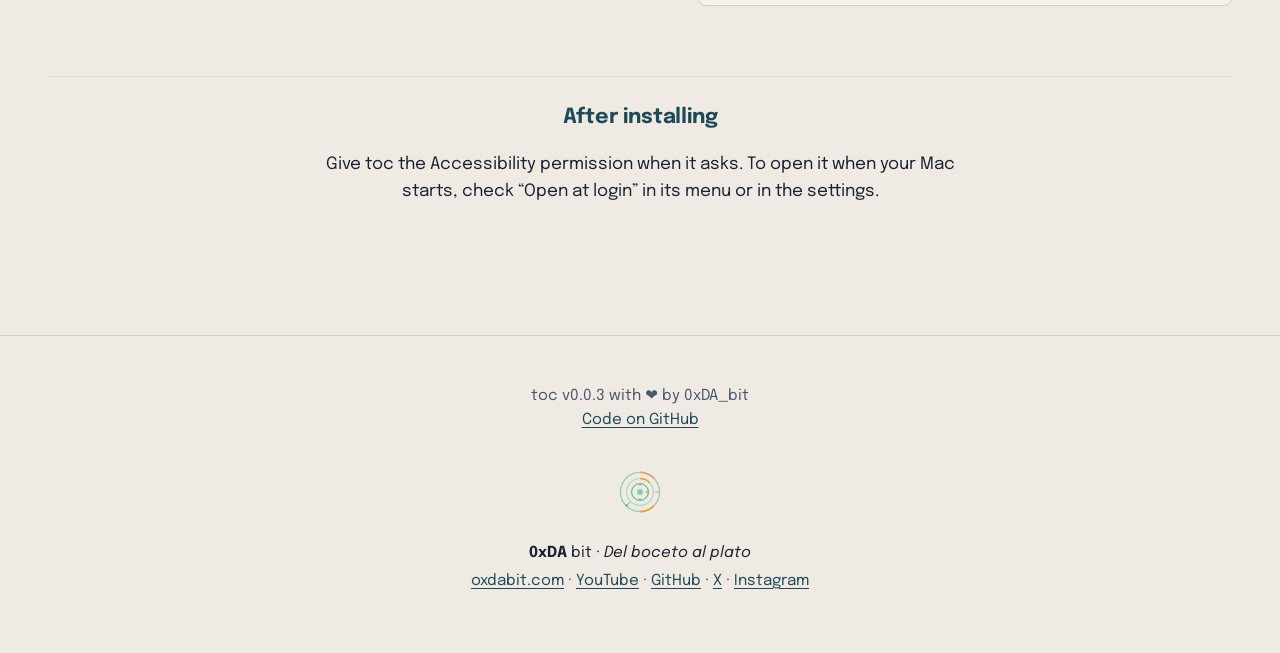
<file: en/index.html>
<!doctype html>
<!--
-------------------------------------------------------------------------------
Name:     en/index.html
Purpose:  Web de presentación de toc (inglés). Generada por
          tools/build.py: no se edita a mano.
Version:  v0.0.3
Author:   David Alvarez Medina aka 0xDA_bit
Created:  20/11/2026
-------------------------------------------------------------------------------
-->
<html lang="en">
<head>
<meta charset="utf-8">
<meta name="viewport" content="width=device-width, initial-scale=1">
<title>toc: put your windows in place on macOS</title>
<meta name="description" content="toc is a macOS menu bar app that moves the active window to halves, thirds or quarters of the screen with a shortcut or by dragging it to an edge.">
<meta name="color-scheme" content="light dark">
<meta name="theme-color" content="#1e4a57">
<link rel="alternate" hreflang="es" href="https://oxdabit.github.io/toc/">
<link rel="alternate" hreflang="en" href="https://oxdabit.github.io/toc/en/">
<link rel="icon" href="../assets/toc.svg" type="image/svg+xml">
<link rel="preconnect" href="https://fonts.googleapis.com">
<link rel="preconnect" href="https://fonts.gstatic.com" crossorigin>
<link rel="stylesheet" href="https://fonts.googleapis.com/css2?family=Epilogue:wght@400;500;700;800&family=Sometype+Mono:wght@500&display=swap">
<link rel="stylesheet" href="../assets/style.css?v=2671727c">
<script defer src="../assets/demo.js?v=91f83004"></script>
</head>
<body>
<a class="skip" href="#contenido">Skip to content</a>

<header class="hero">
  <div class="hero-panels">
    <div class="panel panel-copy">
      <div class="copy-column">
        <a class="wordmark" href="../"><img src="../assets/toc.svg" alt="" width="36" height="36">toc</a>
        <div class="hero-copy">
      <h1>Every window, in its place.</h1>
      <p class="lede">toc lives in your Mac&#x27;s menu bar and moves the active window to halves, thirds or quarters of the screen with a keyboard shortcut, or when you drag it to an edge.</p>
      <p class="actions">
        <a class="button primary" href="https://github.com/OxDAbit/toc/releases">Download toc</a>
        <a class="button ghost" href="#compilar">Build from source</a>
      </p>
      <p class="requirements">For macOS 26 or later, on Intel and Apple silicon Macs. Version 0.0.3.</p>
    </div>
      </div>
    </div>

    <nav class="panel panel-nav" aria-label="toc">
      <ul class="nav-links">
        <li><a href="#atajos">Shortcuts</a></li>
        <li><a href="#preferencias">Settings</a></li>
        <li><a href="#arrastrar">Drag</a></li>
        <li><a href="#reposo">Sleep</a></li>
        <li><a href="#instalar">Install</a></li>
      </ul>
      <details class="lang">
        <summary aria-label="Language">
          <svg class="lang-icon" viewBox="0 0 24 24" aria-hidden="true">
            <text x="1" y="13" font-size="12">文</text><text x="12.5" y="21.5" font-size="12" font-weight="700">A</text>
          </svg>
          <span>EN</span>
          <svg class="lang-caret" viewBox="0 0 10 6" aria-hidden="true"><path d="M1 1l4 4 4-4"/></svg>
        </summary>
        <ul class="lang-menu">
          <li><a href="../" hreflang="es" lang="es">Español</a></li>
          <li><a href="./" hreflang="en" lang="en" aria-current="page">English</a></li>
        </ul>
      </details>
    </nav>

    <div class="panel panel-demo">
    <figure class="shortcut-demo" data-demo aria-label="toc demo">
      <div class="sd-screen" aria-hidden="true">
        <div class="sd-ghost"></div>
        <div class="sd-zone"></div>
      </div>
      <div class="sd-keys" aria-hidden="true">
        <kbd class="sd-mod">⌃</kbd><span class="sd-plus">+</span><kbd class="sd-mod">⌥</kbd><span class="sd-plus">+</span><kbd class="sd-key">→</kbd>
      </div>
      <figcaption>
        <p class="sd-label" aria-live="polite">Right half</p>
        <p class="sd-hint">Press ⌃⌥ and an arrow to try it here. With toc running, you&#x27;ll move your real window.</p>
      </figcaption>
      <script type="application/json" class="demo-labels">{"leftHalf": "Left half", "rightHalf": "Right half", "centerHalf": "Center half", "topHalf": "Top half", "bottomHalf": "Bottom half", "topLeft": "Top left", "topRight": "Top right", "bottomLeft": "Bottom left", "bottomRight": "Bottom right", "firstThird": "First third", "centerThird": "Center third", "lastThird": "Last third", "firstTwoThirds": "First two thirds", "centerTwoThirds": "Center two thirds", "lastTwoThirds": "Last two thirds", "topLeftSixth": "Top left sixth", "topCenterSixth": "Top center sixth", "topRightSixth": "Top right sixth", "bottomLeftSixth": "Bottom left sixth", "bottomCenterSixth": "Bottom center sixth", "bottomRightSixth": "Bottom right sixth", "maximize": "Maximize", "almostMaximize": "Almost maximize", "maximizeHeight": "Maximize height", "center": "Center", "restore": "Restore", "nextDisplay": "Next display", "previousDisplay": "Previous display", "_ready": "Ready to try", "_empty": "There is no previous position"}</script>
    </figure>
    </div>
  </div>
</header>

<main id="contenido">
  <section id="atajos" class="section">
    <div class="section-head">
      <h2>Twenty-eight actions, each with its shortcut</h2>
      <p>By default they are the same shortcuts Rectangle uses, so there is nothing new to learn, and you can change them in the settings. In toc&#x27;s menu every action has an icon that shows where the window will go.</p>
    </div>
    <div class="menu"><ul class="menu-group"><li><svg class="icon" viewBox="0 0 22 16" aria-hidden="true"><defs><clipPath id="c29"><rect x="1.0" y="1.5" width="20.0" height="13.0" rx="2.5"/></clipPath></defs><g clip-path="url(#c29)"><rect class="i-bg" x="1.0" y="1.5" width="20.0" height="13.0"/><rect class="i-zone" x="1.00" y="1.50" width="10.00" height="13.00"/></g><rect class="i-frame" x="1.0" y="1.5" width="20.0" height="13.0" rx="2.5"/></svg><span class="name">Left half</span><span class="combo"><kbd>⌃</kbd><kbd>⌥</kbd><kbd>←</kbd></span></li><li><svg class="icon" viewBox="0 0 22 16" aria-hidden="true"><defs><clipPath id="c30"><rect x="1.0" y="1.5" width="20.0" height="13.0" rx="2.5"/></clipPath></defs><g clip-path="url(#c30)"><rect class="i-bg" x="1.0" y="1.5" width="20.0" height="13.0"/><rect class="i-zone" x="11.00" y="1.50" width="10.00" height="13.00"/></g><rect class="i-frame" x="1.0" y="1.5" width="20.0" height="13.0" rx="2.5"/></svg><span class="name">Right half</span><span class="combo"><kbd>⌃</kbd><kbd>⌥</kbd><kbd>→</kbd></span></li><li><svg class="icon" viewBox="0 0 22 16" aria-hidden="true"><defs><clipPath id="c31"><rect x="1.0" y="1.5" width="20.0" height="13.0" rx="2.5"/></clipPath></defs><g clip-path="url(#c31)"><rect class="i-bg" x="1.0" y="1.5" width="20.0" height="13.0"/><rect class="i-zone" x="6.00" y="1.50" width="10.00" height="13.00"/></g><rect class="i-frame" x="1.0" y="1.5" width="20.0" height="13.0" rx="2.5"/></svg><span class="name">Center half</span><span class="combo"><span class="none">no shortcut</span></span></li><li><svg class="icon" viewBox="0 0 22 16" aria-hidden="true"><defs><clipPath id="c32"><rect x="1.0" y="1.5" width="20.0" height="13.0" rx="2.5"/></clipPath></defs><g clip-path="url(#c32)"><rect class="i-bg" x="1.0" y="1.5" width="20.0" height="13.0"/><rect class="i-zone" x="1.00" y="1.50" width="20.00" height="6.50"/></g><rect class="i-frame" x="1.0" y="1.5" width="20.0" height="13.0" rx="2.5"/></svg><span class="name">Top half</span><span class="combo"><kbd>⌃</kbd><kbd>⌥</kbd><kbd>↑</kbd></span></li><li><svg class="icon" viewBox="0 0 22 16" aria-hidden="true"><defs><clipPath id="c33"><rect x="1.0" y="1.5" width="20.0" height="13.0" rx="2.5"/></clipPath></defs><g clip-path="url(#c33)"><rect class="i-bg" x="1.0" y="1.5" width="20.0" height="13.0"/><rect class="i-zone" x="1.00" y="8.00" width="20.00" height="6.50"/></g><rect class="i-frame" x="1.0" y="1.5" width="20.0" height="13.0" rx="2.5"/></svg><span class="name">Bottom half</span><span class="combo"><kbd>⌃</kbd><kbd>⌥</kbd><kbd>↓</kbd></span></li></ul>
<ul class="menu-group"><li><svg class="icon" viewBox="0 0 22 16" aria-hidden="true"><defs><clipPath id="c34"><rect x="1.0" y="1.5" width="20.0" height="13.0" rx="2.5"/></clipPath></defs><g clip-path="url(#c34)"><rect class="i-bg" x="1.0" y="1.5" width="20.0" height="13.0"/><rect class="i-zone" x="1.00" y="1.50" width="10.00" height="6.50"/></g><rect class="i-frame" x="1.0" y="1.5" width="20.0" height="13.0" rx="2.5"/></svg><span class="name">Top left</span><span class="combo"><kbd>⌃</kbd><kbd>⌥</kbd><kbd>U</kbd></span></li><li><svg class="icon" viewBox="0 0 22 16" aria-hidden="true"><defs><clipPath id="c35"><rect x="1.0" y="1.5" width="20.0" height="13.0" rx="2.5"/></clipPath></defs><g clip-path="url(#c35)"><rect class="i-bg" x="1.0" y="1.5" width="20.0" height="13.0"/><rect class="i-zone" x="11.00" y="1.50" width="10.00" height="6.50"/></g><rect class="i-frame" x="1.0" y="1.5" width="20.0" height="13.0" rx="2.5"/></svg><span class="name">Top right</span><span class="combo"><kbd>⌃</kbd><kbd>⌥</kbd><kbd>I</kbd></span></li><li><svg class="icon" viewBox="0 0 22 16" aria-hidden="true"><defs><clipPath id="c36"><rect x="1.0" y="1.5" width="20.0" height="13.0" rx="2.5"/></clipPath></defs><g clip-path="url(#c36)"><rect class="i-bg" x="1.0" y="1.5" width="20.0" height="13.0"/><rect class="i-zone" x="1.00" y="8.00" width="10.00" height="6.50"/></g><rect class="i-frame" x="1.0" y="1.5" width="20.0" height="13.0" rx="2.5"/></svg><span class="name">Bottom left</span><span class="combo"><kbd>⌃</kbd><kbd>⌥</kbd><kbd>J</kbd></span></li><li><svg class="icon" viewBox="0 0 22 16" aria-hidden="true"><defs><clipPath id="c37"><rect x="1.0" y="1.5" width="20.0" height="13.0" rx="2.5"/></clipPath></defs><g clip-path="url(#c37)"><rect class="i-bg" x="1.0" y="1.5" width="20.0" height="13.0"/><rect class="i-zone" x="11.00" y="8.00" width="10.00" height="6.50"/></g><rect class="i-frame" x="1.0" y="1.5" width="20.0" height="13.0" rx="2.5"/></svg><span class="name">Bottom right</span><span class="combo"><kbd>⌃</kbd><kbd>⌥</kbd><kbd>K</kbd></span></li></ul>
<ul class="menu-group"><li><svg class="icon" viewBox="0 0 22 16" aria-hidden="true"><defs><clipPath id="c38"><rect x="1.0" y="1.5" width="20.0" height="13.0" rx="2.5"/></clipPath></defs><g clip-path="url(#c38)"><rect class="i-bg" x="1.0" y="1.5" width="20.0" height="13.0"/><rect class="i-zone" x="1.00" y="1.50" width="6.67" height="13.00"/></g><rect class="i-frame" x="1.0" y="1.5" width="20.0" height="13.0" rx="2.5"/></svg><span class="name">First third</span><span class="combo"><kbd>⌃</kbd><kbd>⌥</kbd><kbd>D</kbd></span></li><li><svg class="icon" viewBox="0 0 22 16" aria-hidden="true"><defs><clipPath id="c39"><rect x="1.0" y="1.5" width="20.0" height="13.0" rx="2.5"/></clipPath></defs><g clip-path="url(#c39)"><rect class="i-bg" x="1.0" y="1.5" width="20.0" height="13.0"/><rect class="i-zone" x="7.67" y="1.50" width="6.67" height="13.00"/></g><rect class="i-frame" x="1.0" y="1.5" width="20.0" height="13.0" rx="2.5"/></svg><span class="name">Center third</span><span class="combo"><kbd>⌃</kbd><kbd>⌥</kbd><kbd>F</kbd></span></li><li><svg class="icon" viewBox="0 0 22 16" aria-hidden="true"><defs><clipPath id="c40"><rect x="1.0" y="1.5" width="20.0" height="13.0" rx="2.5"/></clipPath></defs><g clip-path="url(#c40)"><rect class="i-bg" x="1.0" y="1.5" width="20.0" height="13.0"/><rect class="i-zone" x="14.33" y="1.50" width="6.67" height="13.00"/></g><rect class="i-frame" x="1.0" y="1.5" width="20.0" height="13.0" rx="2.5"/></svg><span class="name">Last third</span><span class="combo"><kbd>⌃</kbd><kbd>⌥</kbd><kbd>G</kbd></span></li><li><svg class="icon" viewBox="0 0 22 16" aria-hidden="true"><defs><clipPath id="c41"><rect x="1.0" y="1.5" width="20.0" height="13.0" rx="2.5"/></clipPath></defs><g clip-path="url(#c41)"><rect class="i-bg" x="1.0" y="1.5" width="20.0" height="13.0"/><rect class="i-zone" x="1.00" y="1.50" width="13.33" height="13.00"/></g><rect class="i-frame" x="1.0" y="1.5" width="20.0" height="13.0" rx="2.5"/></svg><span class="name">First two thirds</span><span class="combo"><kbd>⌃</kbd><kbd>⌥</kbd><kbd>E</kbd></span></li><li><svg class="icon" viewBox="0 0 22 16" aria-hidden="true"><defs><clipPath id="c42"><rect x="1.0" y="1.5" width="20.0" height="13.0" rx="2.5"/></clipPath></defs><g clip-path="url(#c42)"><rect class="i-bg" x="1.0" y="1.5" width="20.0" height="13.0"/><rect class="i-zone" x="4.33" y="1.50" width="13.33" height="13.00"/></g><rect class="i-frame" x="1.0" y="1.5" width="20.0" height="13.0" rx="2.5"/></svg><span class="name">Center two thirds</span><span class="combo"><span class="none">no shortcut</span></span></li><li><svg class="icon" viewBox="0 0 22 16" aria-hidden="true"><defs><clipPath id="c43"><rect x="1.0" y="1.5" width="20.0" height="13.0" rx="2.5"/></clipPath></defs><g clip-path="url(#c43)"><rect class="i-bg" x="1.0" y="1.5" width="20.0" height="13.0"/><rect class="i-zone" x="7.67" y="1.50" width="13.33" height="13.00"/></g><rect class="i-frame" x="1.0" y="1.5" width="20.0" height="13.0" rx="2.5"/></svg><span class="name">Last two thirds</span><span class="combo"><kbd>⌃</kbd><kbd>⌥</kbd><kbd>T</kbd></span></li><li><svg class="icon" viewBox="0 0 22 16" aria-hidden="true"><defs><clipPath id="c44"><rect x="1.0" y="1.5" width="20.0" height="13.0" rx="2.5"/></clipPath></defs><g clip-path="url(#c44)"><rect class="i-bg" x="1.0" y="1.5" width="20.0" height="13.0"/><rect class="i-zone" x="1.00" y="1.50" width="6.67" height="6.50"/></g><rect class="i-frame" x="1.0" y="1.5" width="20.0" height="13.0" rx="2.5"/></svg><span class="name">Top left sixth</span><span class="combo"><kbd>⌃</kbd><kbd>⌥</kbd><kbd>⇧</kbd><kbd>U</kbd></span></li><li><svg class="icon" viewBox="0 0 22 16" aria-hidden="true"><defs><clipPath id="c45"><rect x="1.0" y="1.5" width="20.0" height="13.0" rx="2.5"/></clipPath></defs><g clip-path="url(#c45)"><rect class="i-bg" x="1.0" y="1.5" width="20.0" height="13.0"/><rect class="i-zone" x="7.67" y="1.50" width="6.67" height="6.50"/></g><rect class="i-frame" x="1.0" y="1.5" width="20.0" height="13.0" rx="2.5"/></svg><span class="name">Top center sixth</span><span class="combo"><kbd>⌃</kbd><kbd>⌥</kbd><kbd>⇧</kbd><kbd>I</kbd></span></li><li><svg class="icon" viewBox="0 0 22 16" aria-hidden="true"><defs><clipPath id="c46"><rect x="1.0" y="1.5" width="20.0" height="13.0" rx="2.5"/></clipPath></defs><g clip-path="url(#c46)"><rect class="i-bg" x="1.0" y="1.5" width="20.0" height="13.0"/><rect class="i-zone" x="14.33" y="1.50" width="6.67" height="6.50"/></g><rect class="i-frame" x="1.0" y="1.5" width="20.0" height="13.0" rx="2.5"/></svg><span class="name">Top right sixth</span><span class="combo"><kbd>⌃</kbd><kbd>⌥</kbd><kbd>⇧</kbd><kbd>O</kbd></span></li><li><svg class="icon" viewBox="0 0 22 16" aria-hidden="true"><defs><clipPath id="c47"><rect x="1.0" y="1.5" width="20.0" height="13.0" rx="2.5"/></clipPath></defs><g clip-path="url(#c47)"><rect class="i-bg" x="1.0" y="1.5" width="20.0" height="13.0"/><rect class="i-zone" x="1.00" y="8.00" width="6.67" height="6.50"/></g><rect class="i-frame" x="1.0" y="1.5" width="20.0" height="13.0" rx="2.5"/></svg><span class="name">Bottom left sixth</span><span class="combo"><kbd>⌃</kbd><kbd>⌥</kbd><kbd>⇧</kbd><kbd>J</kbd></span></li><li><svg class="icon" viewBox="0 0 22 16" aria-hidden="true"><defs><clipPath id="c48"><rect x="1.0" y="1.5" width="20.0" height="13.0" rx="2.5"/></clipPath></defs><g clip-path="url(#c48)"><rect class="i-bg" x="1.0" y="1.5" width="20.0" height="13.0"/><rect class="i-zone" x="7.67" y="8.00" width="6.67" height="6.50"/></g><rect class="i-frame" x="1.0" y="1.5" width="20.0" height="13.0" rx="2.5"/></svg><span class="name">Bottom center sixth</span><span class="combo"><kbd>⌃</kbd><kbd>⌥</kbd><kbd>⇧</kbd><kbd>K</kbd></span></li><li><svg class="icon" viewBox="0 0 22 16" aria-hidden="true"><defs><clipPath id="c49"><rect x="1.0" y="1.5" width="20.0" height="13.0" rx="2.5"/></clipPath></defs><g clip-path="url(#c49)"><rect class="i-bg" x="1.0" y="1.5" width="20.0" height="13.0"/><rect class="i-zone" x="14.33" y="8.00" width="6.67" height="6.50"/></g><rect class="i-frame" x="1.0" y="1.5" width="20.0" height="13.0" rx="2.5"/></svg><span class="name">Bottom right sixth</span><span class="combo"><kbd>⌃</kbd><kbd>⌥</kbd><kbd>⇧</kbd><kbd>L</kbd></span></li></ul>
<ul class="menu-group"><li><svg class="icon" viewBox="0 0 22 16" aria-hidden="true"><defs><clipPath id="c50"><rect x="1.0" y="1.5" width="20.0" height="13.0" rx="2.5"/></clipPath></defs><g clip-path="url(#c50)"><rect class="i-bg" x="1.0" y="1.5" width="20.0" height="13.0"/><rect class="i-zone" x="1.00" y="1.50" width="20.00" height="13.00"/></g><rect class="i-frame" x="1.0" y="1.5" width="20.0" height="13.0" rx="2.5"/></svg><span class="name">Maximize</span><span class="combo"><kbd>⌃</kbd><kbd>⌥</kbd><kbd>↩</kbd></span></li><li><svg class="icon" viewBox="0 0 22 16" aria-hidden="true"><defs><clipPath id="c51"><rect x="1.0" y="1.5" width="20.0" height="13.0" rx="2.5"/></clipPath></defs><g clip-path="url(#c51)"><rect class="i-bg" x="1.0" y="1.5" width="20.0" height="13.0"/><rect class="i-zone" x="3.50" y="4.00" width="15.00" height="8.00"/></g><rect class="i-frame" x="1.0" y="1.5" width="20.0" height="13.0" rx="2.5"/></svg><span class="name">Almost maximize</span><span class="combo"><span class="none">no shortcut</span></span></li><li><svg class="icon" viewBox="0 0 22 16" aria-hidden="true"><defs><clipPath id="c52"><rect x="1.0" y="1.5" width="20.0" height="13.0" rx="2.5"/></clipPath></defs><g clip-path="url(#c52)"><rect class="i-bg" x="1.0" y="1.5" width="20.0" height="13.0"/><rect class="i-zone" x="6.00" y="1.50" width="10.00" height="13.00"/></g><rect class="i-frame" x="1.0" y="1.5" width="20.0" height="13.0" rx="2.5"/></svg><span class="name">Maximize height</span><span class="combo"><kbd>⌃</kbd><kbd>⌥</kbd><kbd>⇧</kbd><kbd>↑</kbd></span></li><li><svg class="icon" viewBox="0 0 22 16" aria-hidden="true"><defs><clipPath id="c53"><rect x="1.0" y="1.5" width="20.0" height="13.0" rx="2.5"/></clipPath></defs><g clip-path="url(#c53)"><rect class="i-bg" x="1.0" y="1.5" width="20.0" height="13.0"/><rect class="i-zone" x="6.00" y="4.68" width="10.00" height="6.64"/></g><rect class="i-frame" x="1.0" y="1.5" width="20.0" height="13.0" rx="2.5"/></svg><span class="name">Center</span><span class="combo"><kbd>⌃</kbd><kbd>⌥</kbd><kbd>C</kbd></span></li><li><svg class="icon" viewBox="0 0 22 16" aria-hidden="true"><defs><clipPath id="c54"><rect x="1.0" y="1.5" width="20.0" height="13.0" rx="2.5"/></clipPath></defs><g clip-path="url(#c54)"><rect class="i-bg" x="1.0" y="1.5" width="20.0" height="13.0"/></g><path class="i-arrow" d="M8.6 6.2 6.4 8.2l2.2 2M6.6 8.2h6.2a2.4 2.4 0 0 1 0 4.8h-1.6"/><rect class="i-frame" x="1.0" y="1.5" width="20.0" height="13.0" rx="2.5"/></svg><span class="name">Restore</span><span class="combo"><kbd>⌃</kbd><kbd>⌥</kbd><kbd>⌫</kbd></span></li></ul>
<ul class="menu-group"><li><svg class="icon" viewBox="0 0 22 16" aria-hidden="true"><defs><clipPath id="c55"><rect x="1.0" y="1.5" width="20.0" height="13.0" rx="2.5"/></clipPath></defs><g clip-path="url(#c55)"><rect class="i-bg" x="1.0" y="1.5" width="20.0" height="13.0"/></g><path class="i-arrow" d="M7 8h8M12.4 5.4 15 8l-2.6 2.6"/><rect class="i-frame" x="1.0" y="1.5" width="20.0" height="13.0" rx="2.5"/></svg><span class="name">Next display</span><span class="combo"><kbd>⌃</kbd><kbd>⌥</kbd><kbd>⌘</kbd><kbd>→</kbd></span></li><li><svg class="icon" viewBox="0 0 22 16" aria-hidden="true"><defs><clipPath id="c56"><rect x="1.0" y="1.5" width="20.0" height="13.0" rx="2.5"/></clipPath></defs><g clip-path="url(#c56)"><rect class="i-bg" x="1.0" y="1.5" width="20.0" height="13.0"/></g><path class="i-arrow" d="M15 8H7M9.6 5.4 7 8l2.6 2.6"/><rect class="i-frame" x="1.0" y="1.5" width="20.0" height="13.0" rx="2.5"/></svg><span class="name">Previous display</span><span class="combo"><kbd>⌃</kbd><kbd>⌥</kbd><kbd>⌘</kbd><kbd>←</kbd></span></li></ul></div>
  </section>

  <section id="preferencias" class="section">
    <div class="section-head">
      <h2>Your way</h2>
      <p>Open the settings with ⌘, from toc&#x27;s menu and fit it to the way you work.</p>
    </div>
    <dl class="zones"><div><dt>Shortcuts</dt><dd>Click a shortcut and press the new one. If another action was using it, toc takes it away and tells you. Shortcuts follow your keyboard layout.</dd></div><div><dt>Menu</dt><dd>Choose which actions appear in the menu; hidden ones still work with their shortcut.</dd></div><div><dt>Displays</dt><dd>With more than one display, ⌃⌥⌘→ and ⌃⌥⌘← move the window to the next or previous one and keep its relative position and size.</dd></div></dl>
  </section>

  <section id="arrastrar" class="section split">
    <div class="section-head">
      <h2>Drag it to the edge</h2>
      <p>Take a window to the edge of the screen and toc shows you where it will land. Let go and it snaps into place.</p>
      <dl class="zones">
        <div><dt>Side edges</dt><dd>left or right half</dd></div>
        <div><dt>Top edge</dt><dd>maximize</dd></div>
        <div><dt>Corners</dt><dd>a quarter of the screen</dd></div>
      </dl>
      <p class="note">When you resize a window from its edge, toc stays out of the way.</p>
    </div>
    <svg class="blueprint" viewBox="0 0 480 312" role="img" aria-labelledby="bp-title">
  <title id="bp-title">Drag it to the edge</title>
  <rect class="bp-screen" x="20" y="20" width="440" height="260" rx="10"/>
  <rect class="bp-band" x="20" y="20" width="440" height="14"/>
  <rect class="bp-band" x="20" y="20" width="14" height="260"/>
  <rect class="bp-band" x="446" y="20" width="14" height="260"/>
  <rect class="bp-corner" x="20" y="20" width="56" height="56"/>
  <rect class="bp-corner" x="404" y="20" width="56" height="56"/>
  <rect class="bp-corner" x="20" y="224" width="56" height="56"/>
  <rect class="bp-corner" x="404" y="224" width="56" height="56"/>
  <text class="bp-label" x="240" y="56" text-anchor="middle">maximize</text>
  <text class="bp-label" x="52" y="158" text-anchor="start">half</text>
  <text class="bp-label" x="428" y="158" text-anchor="end">half</text>
  <text class="bp-label bp-small" x="48" y="256" text-anchor="middle">quarter</text>
  <path class="bp-dim" d="M20 294h56M20 290v8M76 290v8"/>
  <text class="bp-dim-text" x="48" y="308" text-anchor="middle">40 pt</text>
</svg>
  </section>

  <section id="reposo" class="section sleep">
    <div class="section-head">
      <h2>It doesn't go quiet after sleep</h2>
      <p>On some Macs running macOS 26, after waking from sleep, macOS stops giving Accessibility apps access to windows. Window managers stop responding without saying why, and only a restart fixes it. toc was built to speak up when that happens.</p>
    </div>
    <ol class="steps"><li>Your Mac wakes up and, three seconds later, toc checks that Accessibility responds.</li><li>If macOS returns the app instead of its windows, toc&#x27;s icon changes to ⚠︎ and explains what happened.</li><li>Finder, Safari, System Settings and other scriptable apps keep moving through Apple Events. The menu tells you which ones can move right now.</li><li>For everything else, toc tells you how to recover: restart your Mac, because logging out is not enough.</li></ol>
    <p class="note">So the fallback works without waiting, use “Prepare fallback…” in toc&#x27;s menu with your usual apps open: macOS will ask for the Automation permission once per app. And if you want to dig in, “Copy diagnostics” gives you a report of what macOS sees.</p>
  </section>

  <section id="instalar" class="section">
    <h2>Install toc</h2>
    <div class="install">
      <div>
        <h3>Download</h3>
        <p>Published versions are on the repository&#x27;s releases page on GitHub.</p>
        <p><a class="button primary" href="https://github.com/OxDAbit/toc/releases">See releases on GitHub</a></p>
        <p class="note">toc is signed with its own certificate, not one from Apple. The first time you open it, macOS will block it: go to System Settings → Privacy &amp; Security and click “Open Anyway”.</p>
      </div>
      <div id="compilar">
        <h3>Build from source</h3>
        <p>You need macOS 26 and Xcode 26. The script builds a universal binary, signs it and copies it to Applications.</p>
        <ol class="commands"><li>Clone the repository:<pre><code>git clone https://github.com/OxDAbit/toc.git</code></pre></li><li>Go into the folder:<pre><code>cd toc</code></pre></li><li>Build and install:<pre><code>./scripts/build-app.sh --install</code></pre></li><li>Open toc:<pre><code>open /Applications/toc.app</code></pre></li></ol>
      </div>
    </div>
    <div class="after">
      <h3>After installing</h3>
      <p>Give toc the Accessibility permission when it asks. To open it when your Mac starts, check “Open at login” in its menu or in the settings.</p>
    </div>
  </section>
</main>

<footer class="footer">
  <p class="meta">toc v0.0.3 with ❤️ by 0xDA_bit<br><a href="https://github.com/OxDAbit/toc">Code on GitHub</a></p>
  <a class="brand-mark" href="https://oxdabit.com"><img src="../assets/oxdabit.svg" alt="Isotipo de 0xDA bit" width="56" height="56"></a>
  <p class="brand"><b>0xDA</b> bit · <i>Del boceto al plato</i></p>
  <p class="links"><a href="https://oxdabit.com">oxdabit.com</a> · <a href="https://www.youtube.com/@0xDAbitLabs">YouTube</a> · <a href="https://github.com/OxDAbit">GitHub</a> · <a href="https://x.com/0xDA_bit">X</a> · <a href="https://www.instagram.com/oxdabitlabs/">Instagram</a></p>
</footer>
</body>
</html>
</file>
<file: assets/style.css>
/*
-------------------------------------------------------------------------------
Name:     assets/style.css
Purpose:  Estilos de la web de toc. Idea: la portada en azul petróleo,
          organizada como un escritorio con ventanas en mosaico;
          el resto de la página es papel claro (u oscuro, según el sistema).
Version:  v0.0.2
Author:   David Alvarez Medina aka 0xDA_bit
Created:  20/11/2026
-------------------------------------------------------------------------------
*/

:root {
  /* Paleta de 0xDA bit */
  --cyan: #1c3f6e;          /* azul cianotipo de 0xDA bit */
  --petrol: #1e4a57;        /* azul petróleo: el color propio de toc */
  --petrol-light: #84b8c4;  /* petróleo claro para fondos oscuros */
  --paper: #efebe4;         /* blanco roto */
  --vanilla: #f3e5ab;       /* vainilla: lo que se coloca */
  --ink: #1a2230;
  --sky: #6f9bd8;           /* azul claro para fondos oscuros */

  /* Papel (modo claro) */
  --bg: var(--paper);
  --text: var(--ink);
  --muted: #4c5669;
  --rule: #d6cfc2;
  --surface: #f6f3ee;
  --zone: var(--petrol);
  --link: var(--petrol);
  --heading: var(--petrol);

  --font: "Epilogue", ui-sans-serif, system-ui, sans-serif;
  --mono: "Sometype Mono", ui-monospace, "SF Mono", monospace;
  --measure: 64ch;
  --gutter: clamp(16px, 4vw, 48px);
  --ease: cubic-bezier(0.2, 0.8, 0.2, 1);
}

@media (prefers-color-scheme: dark) {
  :root {
    --bg: #0d2a32;
    --text: var(--paper);
    --muted: #a8b4c8;
    --rule: #24505c;
    --surface: #123741;
    --zone: var(--petrol-light);
    --heading: var(--petrol-light);
    --link: #a3d0da;
  }
}

*, *::before, *::after { box-sizing: border-box; }

html { scroll-behavior: smooth; }

body {
  margin: 0;
  background: var(--bg);
  color: var(--text);
  font: 400 1.0625rem/1.6 var(--font);
  -webkit-font-smoothing: antialiased;
  text-rendering: optimizeLegibility;
}

a { color: var(--link); text-underline-offset: 0.18em; }

:focus-visible {
  outline: 3px solid var(--vanilla);
  outline-offset: 3px;
  border-radius: 4px;
}

.skip {
  position: absolute;
  left: var(--gutter);
  top: -100px;
  padding: 0.5rem 0.9rem;
  background: var(--vanilla);
  color: var(--ink);
  z-index: 10;
}
.skip:focus { top: 12px; }

.visually-hidden {
  position: absolute !important;
  width: 1px; height: 1px;
  overflow: hidden;
  clip: rect(0 0 0 0);
  white-space: nowrap;
}

kbd {
  display: inline-block;
  min-width: 1.6em;
  padding: 0.05em 0.35em;
  margin-left: 0.15em;
  border: 1px solid var(--rule);
  border-bottom-width: 2px;
  border-radius: 5px;
  background: var(--surface);
  font: 500 0.85em/1.4 var(--mono);
  text-align: center;
}

/* ---------- Portada: el plano ---------- */

.hero {
  color: var(--paper);
  background-color: var(--petrol);
  padding: 14px;
}
.hero a { color: inherit; }

/* La portada está «colocada» como un escritorio en mosaico: una ventana a la
   izquierda para el texto y, a la derecha, una franja para la navegación y
   otra para la demo. Cada panel es el contenedor real de su contenido. */
.hero-panels {
  display: grid;
  grid-template-columns: minmax(0, 5fr) minmax(0, 7fr);
  grid-template-rows: auto 1fr;
  gap: 14px;
  min-height: min(92vh, 880px);
}
.panel {
  border-radius: 22px;
  background: rgba(239, 235, 228, 0.035);
  border: 1px solid rgba(239, 235, 228, 0.1);
}
.panel-copy {
  grid-row: 1 / span 2;
  display: flex;
  padding: clamp(20px, 3vw, 32px) clamp(24px, 4vw, 56px) clamp(32px, 5vw, 64px);
}
.copy-column {
  display: flex;
  flex-direction: column;
  width: 100%;
  max-width: 32rem;
  margin-inline: auto;
}
.copy-column .hero-copy { margin-block: auto; padding-top: 2rem; }

.panel-nav {
  display: flex;
  align-items: center;
  justify-content: space-between;
  gap: 1rem;
  min-height: 60px;
  padding: 10px clamp(20px, 3vw, 32px);
}
.panel-demo {
  display: grid;
  place-items: center;
  padding: clamp(24px, 4vw, 56px);
}

.wordmark {
  display: inline-flex;
  align-items: center;
  gap: 0.5rem;
  align-self: flex-start;
  font-weight: 800;
  font-size: 1.6rem;
  letter-spacing: -0.04em;
  text-decoration: none;
}
.wordmark img { display: block; width: 36px; height: 36px; border-radius: 22%; box-shadow: 0 0 0 1.5px rgba(239, 235, 228, 0.35); }

.nav-links {
  display: flex;
  flex-wrap: wrap;
  gap: 0.25rem clamp(0.9rem, 1.5vw, 1.5rem);
  margin: 0;
  padding: 0;
  list-style: none;
  font-weight: 500;
  font-size: 0.95rem;
  line-height: 1;
}
.nav-links li { white-space: nowrap; }
.nav-links a { text-decoration: none; opacity: 0.85; }
.nav-links a:hover { opacity: 1; text-decoration: underline; }

/* Selector de idioma: un <details> nativo, sin dependencias */
.lang { position: relative; }
.lang summary {
  display: inline-flex;
  align-items: center;
  gap: 0.4rem;
  padding: 0.35rem 0.6rem;
  border: 1px solid rgba(239, 235, 228, 0.3);
  border-radius: 999px;
  font-weight: 700;
  font-size: 0.85rem;
  cursor: pointer;
  list-style: none;
  user-select: none;
}
.lang summary::-webkit-details-marker { display: none; }
.lang summary:hover, .lang[open] summary { background: rgba(239, 235, 228, 0.1); border-color: var(--paper); }
.lang-icon { width: 20px; height: 20px; fill: currentColor; font-family: -apple-system, "Hiragino Sans", system-ui, sans-serif; }
.lang-caret { width: 10px; height: 6px; fill: none; stroke: currentColor; stroke-width: 1.6; transition: transform 150ms; }
.lang[open] .lang-caret { transform: rotate(180deg); }
.lang-menu {
  position: absolute;
  right: 0;
  top: calc(100% + 8px);
  z-index: 5;
  min-width: 10rem;
  margin: 0;
  padding: 6px;
  list-style: none;
  border-radius: 12px;
  background: var(--paper);
  color: var(--ink);
  box-shadow: 0 0 0 1px rgba(26, 34, 48, 0.12), 0 16px 32px -12px rgba(0, 0, 0, 0.45);
}
.hero .lang-menu a {
  display: block;
  padding: 0.45rem 0.75rem;
  border-radius: 8px;
  color: var(--ink);
  text-decoration: none;
  font-weight: 500;
}
.hero .lang-menu a:hover { background: rgba(30, 74, 87, 0.1); }
.hero .lang-menu a[aria-current="page"] { font-weight: 700; color: var(--petrol); }
.hero .lang-menu a[aria-current="page"]::after { content: " ✓"; }

h1 {
  margin: 0 0 1.25rem;
  font-weight: 800;
  font-size: clamp(2.6rem, 6.2vw, 4.75rem);
  line-height: 0.98;
  letter-spacing: -0.035em;
  text-wrap: balance;
}
.lede {
  max-width: 34ch;
  margin: 0 0 2rem;
  font-size: 1.2rem;
  line-height: 1.5;
  opacity: 0.92;
}
.actions { display: flex; flex-wrap: wrap; gap: 0.75rem; margin: 0 0 1.25rem; }
.requirements { margin: 0; font-size: 0.92rem; opacity: 0.75; }

.button {
  display: inline-flex;
  align-items: center;
  min-height: 46px;
  padding: 0.6rem 1.25rem;
  border-radius: 999px;
  font-weight: 700;
  text-decoration: none;
  border: 2px solid currentColor;
}
.button.primary { background: var(--vanilla); color: var(--ink); border-color: var(--vanilla); }
.button.primary:hover { background: #f8eec7; }
.button.ghost { color: inherit; }
.button.ghost:hover { background: rgba(239, 235, 228, 0.1); }
main .button.primary { background: var(--petrol); color: var(--paper); border-color: var(--petrol); }
@media (prefers-color-scheme: dark) {
  main .button.primary { background: var(--vanilla); color: var(--ink); border-color: var(--vanilla); }
}

/* ---------- Portada: el atajo mueve la ventana ---------- */

.shortcut-demo {
  margin: 0;
  display: grid;
  justify-items: center;
  gap: clamp(20px, 3vw, 32px);
  padding: clamp(8px, 2vw, 24px) 0;
}

.sd-screen {
  position: relative;
  width: min(100%, 540px);
  aspect-ratio: 16 / 10;
  border: 3px solid var(--paper);
  border-radius: 18px;
}
.sd-ghost,
.sd-zone {
  position: absolute;
  left: calc(10px + var(--x, 0.5) * (100% - 20px));
  top: calc(10px + var(--y, 0) * (100% - 20px));
  width: calc(var(--w, 0.5) * (100% - 20px));
  height: calc(var(--h, 1) * (100% - 20px));
  border-radius: 10px;
}
.sd-ghost {
  --x: 0; --y: 0; --w: 1; --h: 1;
  border: 2px dashed rgba(239, 235, 228, 0.22);
}
.sd-zone {
  background: var(--vanilla);
  transition: left 480ms var(--ease), top 480ms var(--ease), width 480ms var(--ease), height 480ms var(--ease);
}

.sd-keys { display: flex; align-items: center; gap: clamp(8px, 1.6vw, 18px); }
.sd-keys kbd {
  display: grid;
  place-items: center;
  width: clamp(52px, 7vw, 80px);
  height: clamp(52px, 7vw, 80px);
  margin: 0;
  border: 0;
  border-radius: clamp(12px, 1.6vw, 18px);
  background: var(--paper);
  color: var(--ink);
  font: 500 clamp(1.4rem, 3vw, 2.2rem)/1 var(--mono);
  box-shadow: 0 6px 0 #b9b2a3, 0 14px 22px -10px rgba(0, 0, 0, 0.55);
  transition: transform 110ms ease-out, box-shadow 110ms ease-out, background-color 160ms;
}
.sd-keys kbd.down {
  transform: translateY(5px);
  box-shadow: 0 1px 0 #b9b2a3, 0 6px 12px -8px rgba(0, 0, 0, 0.55);
}
.sd-keys .sd-key.down { background: var(--vanilla); }
.sd-plus { font-weight: 800; font-size: clamp(1.2rem, 2.4vw, 1.8rem); opacity: 0.55; }

.shortcut-demo figcaption { text-align: center; }
.sd-label { margin: 0; font-weight: 700; font-size: 1.15rem; min-height: 1.6em; }
.sd-hint { margin: 0.35rem 0 0; font-size: 0.92rem; opacity: 0.75; max-width: 46ch; }

/* ---------- Iconos de las acciones (como en el menú de toc) ---------- */

.icon { width: 22px; height: 16px; flex: none; overflow: visible; }
.i-bg { fill: currentColor; opacity: 0.12; }
.i-zone { fill: var(--zone); }
.i-frame { fill: none; stroke: var(--muted); stroke-width: 1.2; }
.i-arrow { fill: none; stroke: var(--zone); stroke-width: 1.5; stroke-linecap: round; stroke-linejoin: round; }

/* ---------- Secciones ---------- */

main { padding: 0 var(--gutter); }

.section {
  max-width: 1200px;
  margin: 0 auto;
  padding: clamp(56px, 9vw, 112px) 0;
  border-top: 1px solid var(--rule);
}
main .section:first-child { border-top: 0; }

h2 {
  margin: 0 0 1rem;
  font-weight: 800;
  font-size: clamp(1.9rem, 3.6vw, 2.75rem);
  line-height: 1.05;
  letter-spacing: -0.025em;
  text-wrap: balance;
  max-width: 20ch;
}
h3 {
  margin: 0 0 0.6rem;
  font-weight: 700;
  font-size: 1.3rem;
  letter-spacing: -0.01em;
}
.section-head p, .install p, .after p { max-width: var(--measure); }
.section-head { margin-bottom: clamp(28px, 4vw, 48px); }
.section-head p { margin: 0; color: var(--muted); font-size: 1.12rem; }
.note { color: var(--muted); font-size: 0.95rem; max-width: var(--measure); }

main h2, main h3 { color: var(--heading); }

/* Cabeceras de sección centradas en la página */
.section > .section-head,
.section > h2 { text-align: center; margin-inline: auto; }
.section > .section-head h2,
.section > h2 { margin-inline: auto; }
.section > .section-head p,
.section > .note { margin-inline: auto; text-align: center; }
/* En «Arrastrar» el texto acompaña al plano: se queda alineado a la izquierda. */
.split > .section-head,
.split > .section-head h2,
.split > .section-head p { text-align: left; margin-inline: 0; }
.after { text-align: center; }
.after p { margin-inline: auto; }

/* Atajos: el menú de toc desplegado en columnas */
/* Rejilla en lugar de columnas CSS: Safari no reparte bien las listas en
   columnas y dejaba un hueco vacío debajo. */
.menu {
  display: grid;
  grid-template-columns: repeat(2, minmax(0, 1fr));
  column-gap: clamp(24px, 5vw, 72px);
  align-items: start;
}
.menu-group {
  margin: 0 0 1.25rem;
  padding: 0.4rem 0;
  list-style: none;
  border-bottom: 1px solid var(--rule);
}
.menu-group li {
  display: flex;
  align-items: center;
  gap: 0.85rem;
  padding: 0.4rem 0;
}
.menu-group .name { flex: 1; }
.menu-group .combo { white-space: nowrap; }
.menu-group .none { color: var(--muted); font-size: 0.88rem; }

/* Arrastrar */
.split {
  display: grid;
  grid-template-columns: minmax(0, 1fr) minmax(0, 1.1fr);
  gap: clamp(32px, 5vw, 72px);
  align-items: center;
}
.split .section-head { margin-bottom: 0; }
.zones { margin: 1.75rem 0 0; display: grid; gap: 0.6rem; }
.zones div { display: grid; grid-template-columns: 9.5em minmax(0, 1fr); gap: 0.75rem; align-items: baseline; }
.zones dt { font-weight: 700; }
.zones + .note { margin-top: 1.5rem; }
.zones dd { margin: 0; color: var(--muted); }

.blueprint {
  width: 100%;
  height: auto;
  border-radius: 16px;
  background: var(--petrol);
}
.bp-screen { fill: none; stroke: var(--paper); stroke-width: 2; }
.bp-band { fill: rgba(243, 229, 171, 0.3); }
.bp-corner { fill: rgba(243, 229, 171, 0.65); }
.bp-label { fill: var(--paper); font: 700 15px var(--font); }
.bp-small { fill: var(--ink); font-size: 12px; }
.bp-dim { stroke: var(--vanilla); stroke-width: 1.2; fill: none; }
.bp-dim-text { fill: var(--vanilla); font: 500 10px var(--mono); }

/* Reposo: secuencia real, por eso va numerada */
.steps {
  counter-reset: step;
  list-style: none;
  margin: 0 0 1.5rem;
  padding: 0;
  display: grid;
  grid-template-columns: repeat(4, minmax(0, 1fr));
  gap: clamp(20px, 3vw, 40px);
}
.steps li {
  counter-increment: step;
  position: relative;
  padding-top: 3.25rem;
}
.steps li::before {
  content: counter(step);
  position: absolute;
  top: 0;
  left: 0;
  font-weight: 800;
  font-size: 2.25rem;
  line-height: 1;
  color: var(--zone);
}
.steps li::after {
  content: "";
  position: absolute;
  top: 1.1rem;
  left: 2.5rem;
  right: 0;
  border-top: 2px dotted var(--rule);
}
.steps li:last-child::after { display: none; }

/* Instalar */
.install {
  display: grid;
  grid-template-columns: repeat(auto-fit, minmax(300px, 1fr));
  gap: clamp(32px, 5vw, 72px);
  margin-top: 2rem;
}
.commands { margin: 1.25rem 0 0; padding-left: 1.4rem; }
.commands li { margin-bottom: 0.9rem; padding-left: 0.25rem; }
.commands li::marker { font-weight: 700; color: var(--zone); }
pre {
  margin: 0.4rem 0 0;
  padding: 0.65rem 0.9rem;
  overflow-x: auto;
  border-radius: 8px;
  background: var(--surface);
  border: 1px solid var(--rule);
  font: 500 0.92rem/1.5 var(--mono);
}
.after {
  margin-top: clamp(32px, 5vw, 56px);
  padding-top: 1.5rem;
  border-top: 1px dotted var(--rule);
}

/* Pie: el de todos los proyectos de 0xDA bit */
.footer {
  padding: 48px var(--gutter) 64px;
  border-top: 1px solid var(--rule);
  text-align: center;
  color: var(--muted);
  font-size: 0.95rem;
}
.footer .meta { margin: 0 auto 2rem; max-width: var(--measure); }
.footer .brand { margin: 0.75rem 0 0.25rem; color: var(--text); }
.footer .links { margin: 0; }
.brand-mark { display: inline-block; }

/* ---------- Pantallas estrechas ---------- */

/* Con dos columnas, el panel de navegación es estrecho: se compacta para que
   los cinco enlaces y el selector de idioma quepan en una línea. */
@media (min-width: 861px) and (max-width: 1060px) {
  .nav-links { gap: 0.25rem 0.75rem; font-size: 0.84rem; }
  .panel-nav { padding-inline: 18px; gap: 0.75rem; }
}

@media (max-width: 860px) {
  .menu { grid-template-columns: minmax(0, 1fr); }
  .hero-panels { grid-template-columns: minmax(0, 1fr); grid-template-rows: none; min-height: 0; }
  .panel-copy { grid-row: auto; }
  .split { grid-template-columns: minmax(0, 1fr); }
  .steps { grid-template-columns: repeat(2, minmax(0, 1fr)); }
  .steps li:nth-child(2n)::after { display: none; }
  .lede { max-width: none; }
}

@media (max-width: 520px) {
  .nav-links { gap: 0.5rem 1rem; font-size: 0.9rem; }
  .steps { grid-template-columns: minmax(0, 1fr); }
  .steps li::after { display: none; }
  .zones div { grid-template-columns: minmax(0, 1fr); gap: 0; }
}

@media (prefers-reduced-motion: reduce) {
  html { scroll-behavior: auto; }
  .sd-zone, .sd-keys kbd { transition: none; }
}
</file>
